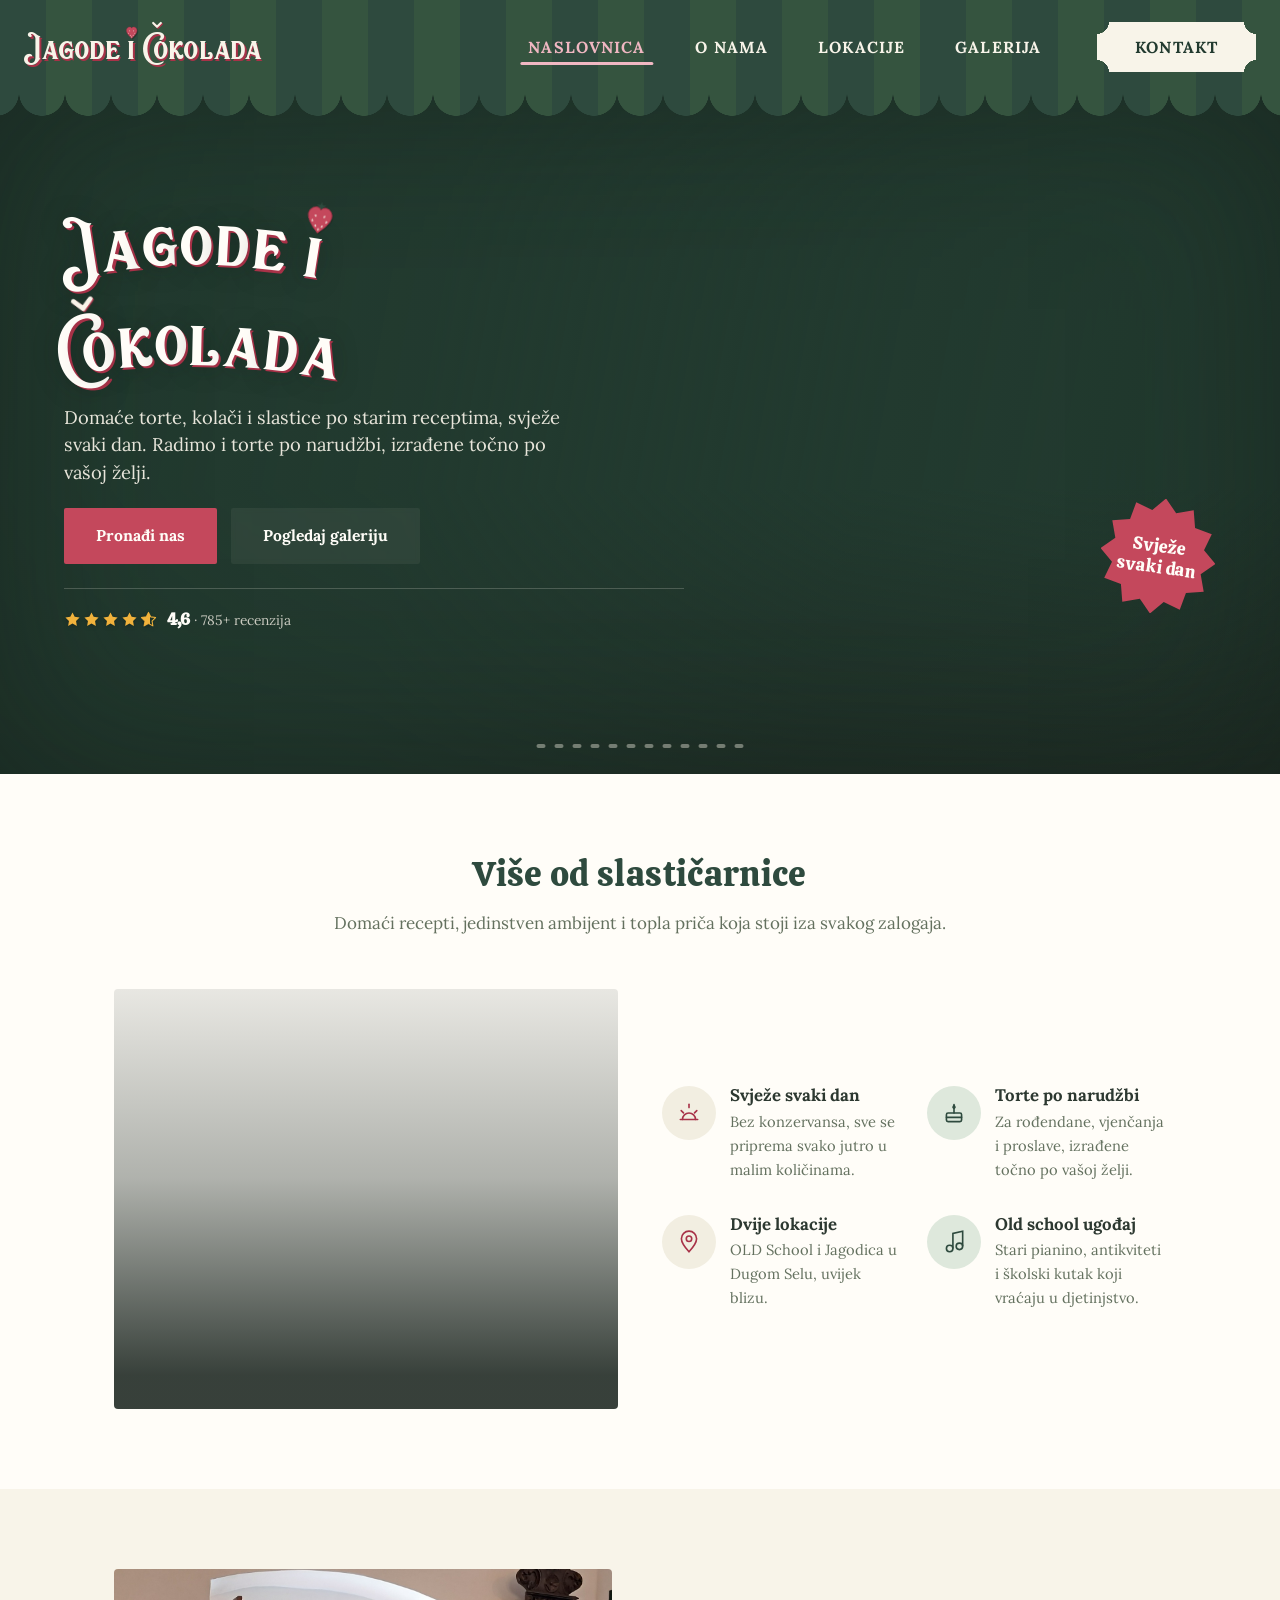
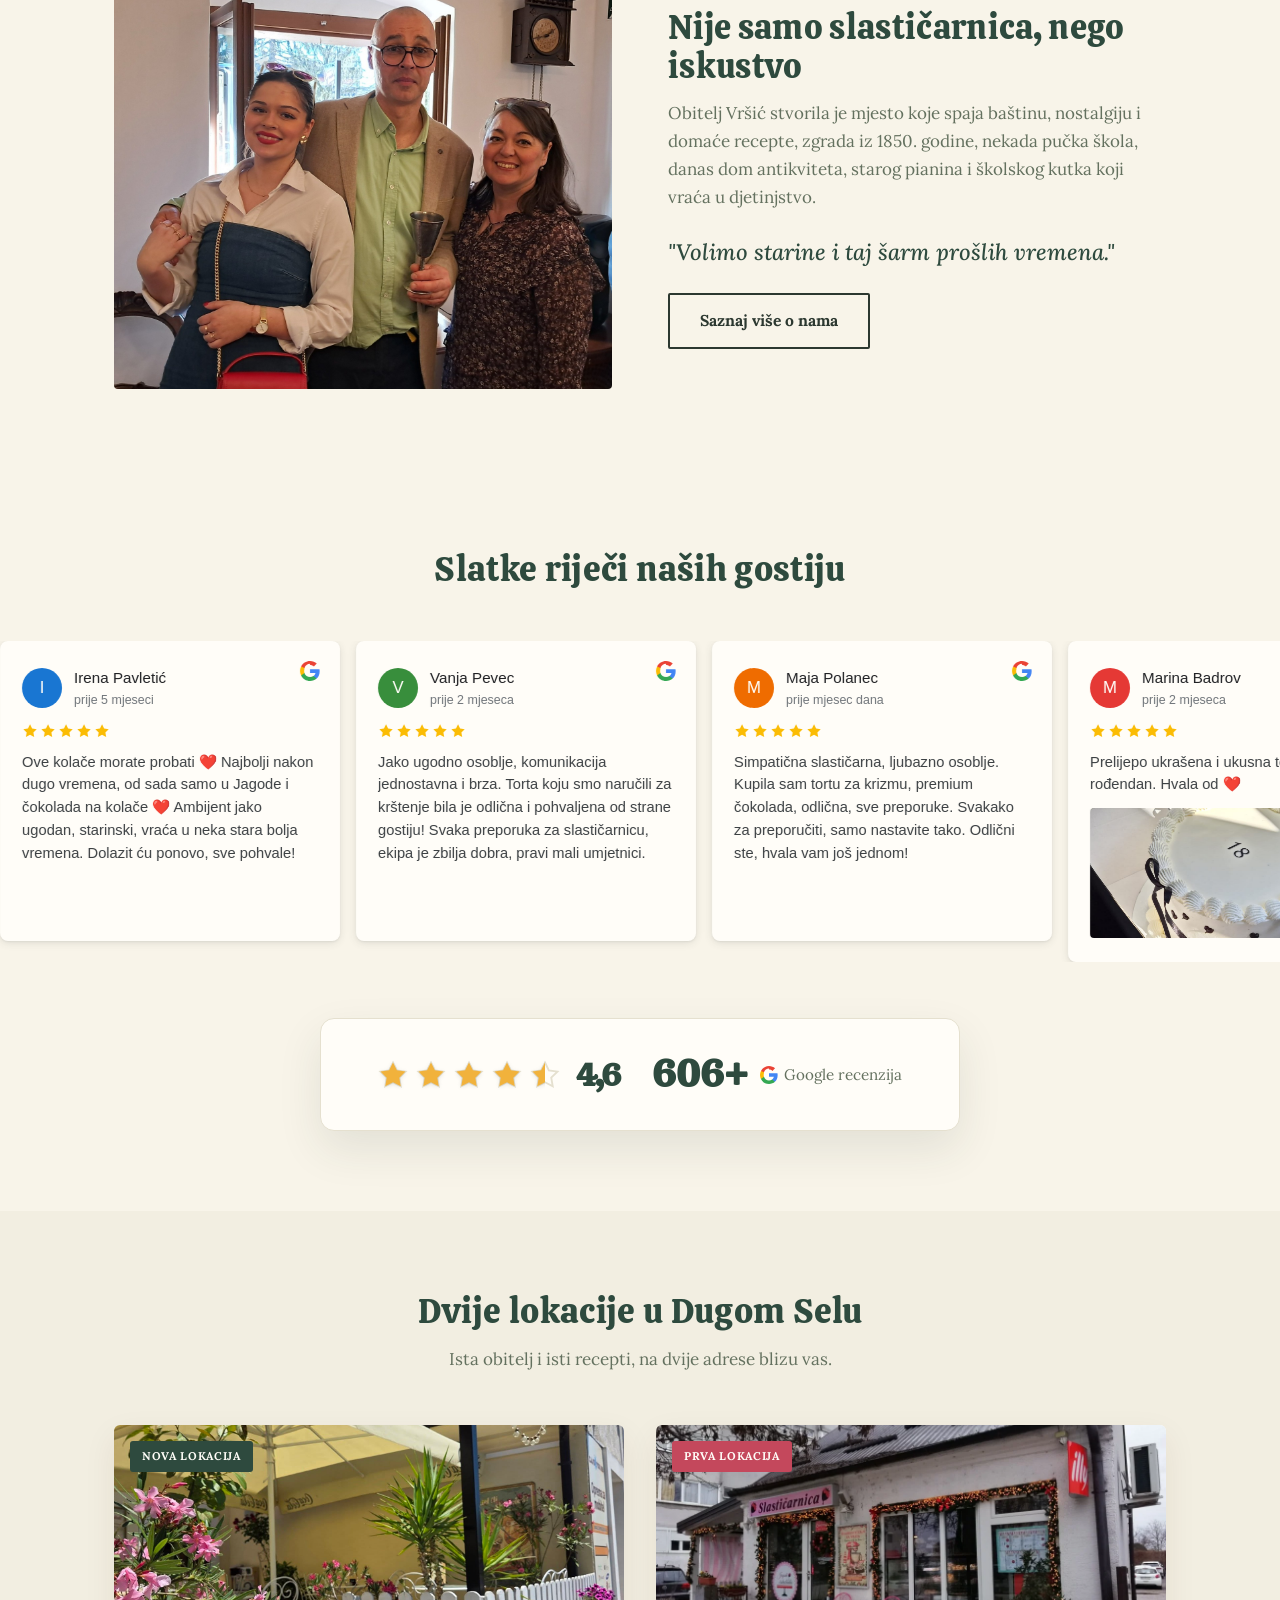
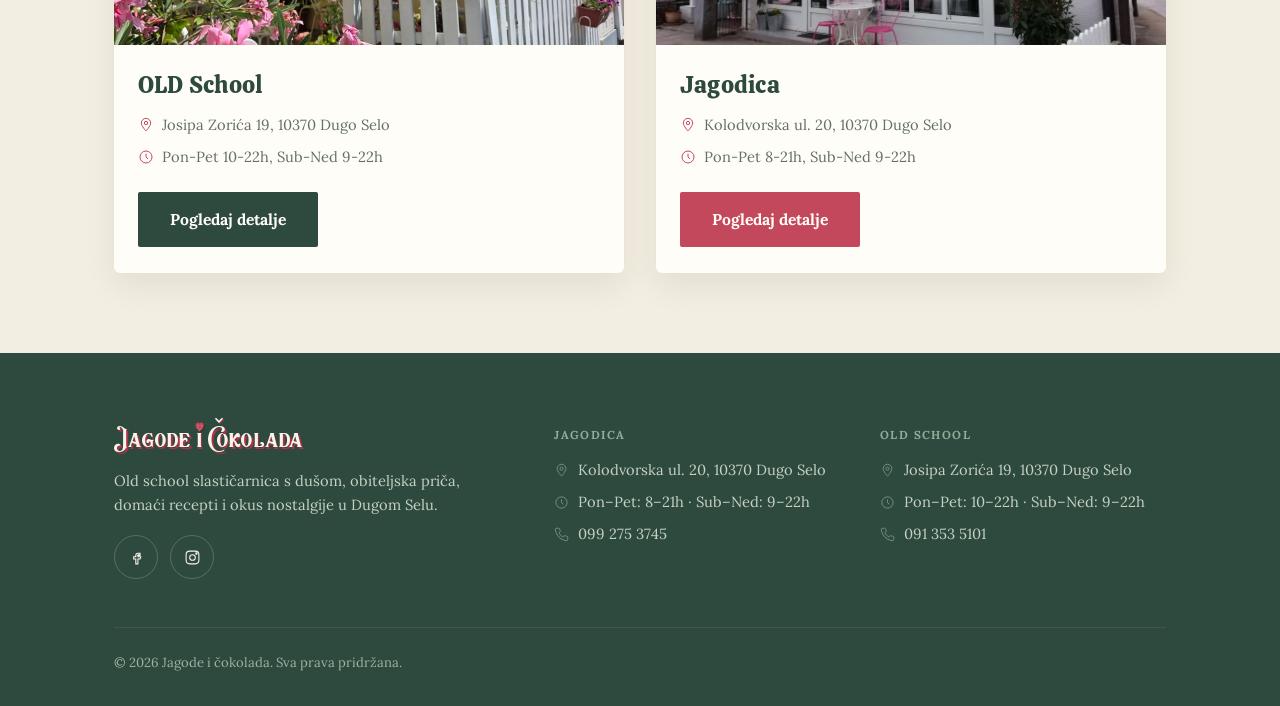
<file: index.html>
<!DOCTYPE html>
<html lang="hr">
<head>
<meta charset="UTF-8">
<meta name="viewport" content="width=device-width, initial-scale=1.0">
<title>Jagode i čokolada | Dugo Selo</title>
<link rel="preconnect" href="https://fonts.googleapis.com">
<link href="https://fonts.googleapis.com/css2?family=Calistoga&family=Caveat:wght@500;600&family=Lora:wght@400;500;600;700&display=swap" rel="stylesheet">
<link rel="stylesheet" href="css/style.css?v=6">
</head>
<body>

<header class="site-header">
  <div class="container">
    <a href="index.html" class="brand" aria-label="Slastičarnica Jagode i Čokolada, Old school, Dugo Selo">
      <span class="brand-name" aria-hidden="true">Jagode <span class="i-mark">i<svg class="i-berry" viewBox="0 0 24 26" aria-hidden="true">
        <polygon points="12,0.6 12.823,2.867 15.234,2.949 13.331,4.433 13.998,6.751 12,5.4 10.002,6.751 10.669,4.433 8.766,2.949 11.177,2.867" fill="var(--green)"/>
        <path d="M12,22 C12,22 4,15.2 4,10 C4,6.8 6.4,4.6 9,4.6 C10.4,4.6 11.5,5.4 12,6.4 C12.5,5.4 13.6,4.6 15,4.6 C17.6,4.6 20,6.8 20,10 C20,15.2 12,22 12,22 Z" fill="var(--straw)" stroke="var(--straw-deep)" stroke-width="0.6"/>
        <ellipse cx="9" cy="10.5" rx="0.55" ry="0.9" fill="var(--straw-soft)" transform="rotate(-20 9 10.5)"/>
        <ellipse cx="15" cy="10.5" rx="0.55" ry="0.9" fill="var(--straw-soft)" transform="rotate(20 15 10.5)"/>
        <ellipse cx="7.2" cy="14" rx="0.55" ry="0.9" fill="var(--straw-soft)" transform="rotate(-12 7.2 14)"/>
        <ellipse cx="16.8" cy="14" rx="0.55" ry="0.9" fill="var(--straw-soft)" transform="rotate(12 16.8 14)"/>
        <ellipse cx="9.8" cy="17.3" rx="0.55" ry="0.9" fill="var(--straw-soft)" transform="rotate(-16 9.8 17.3)"/>
        <ellipse cx="14.2" cy="17.3" rx="0.55" ry="0.9" fill="var(--straw-soft)" transform="rotate(16 14.2 17.3)"/>
        <ellipse cx="12" cy="19.6" rx="0.55" ry="0.85" fill="var(--straw-soft)"/>
      </svg></span> <span class="dc">C<svg class="dc-caron" viewBox="0 0 10 6" aria-hidden="true"><polyline points="1,1 5,5 9,1"/></svg></span>okolada</span>
    </a>
    <button class="nav-toggle" aria-label="Izbornik"><span></span><span></span><span></span></button>
    <nav class="main-nav">
      <ul>
        <li><a href="index.html" class="active">Naslovnica</a></li>
        <li><a href="o-nama.html">O nama</a></li>
        <li><a href="lokacije.html">Lokacije</a></li>
        <li><a href="galerija.html">Galerija</a></li>
        <li><a href="kontakt.html" class="nav-cta">Kontakt</a></li>
      </ul>
    </nav>
  </div>
</header>

<section class="hero">
  <div class="hero-slides" aria-hidden="true">
    <div class="hero-slide"><img src="images/food12.jpg" alt="" loading="eager"></div>
    <div class="hero-slide"><img src="images/food3.jpg" alt="" loading="lazy"></div>
    <div class="hero-slide"><img src="images/restaurant9.jpg" alt="" loading="lazy"></div>
    <div class="hero-slide"><img src="images/food1.webp" alt="" loading="lazy"></div>
    <div class="hero-slide"><img src="images/restaurant11.jpg" alt="" loading="lazy"></div>
    <div class="hero-slide"><img src="images/food5.jpg" alt="" loading="lazy"></div>
    <div class="hero-slide"><img src="images/restaurant4.webp" alt="" loading="lazy"></div>
    <div class="hero-slide"><img src="images/food8.webp" alt="" loading="lazy"></div>
    <div class="hero-slide"><img src="images/restaurant8.jpg" alt="" loading="lazy"></div>
    <div class="hero-slide"><img src="images/food2.webp" alt="" loading="lazy"></div>
    <div class="hero-slide"><img src="images/restaurant10.jpg" alt="" loading="lazy"></div>
    <div class="hero-slide"><img src="images/food4.jpg" alt="" loading="lazy"></div>
  </div>
  <div class="hero-scrim" aria-hidden="true"></div>

  <span class="hero-badge hero-badge-food" aria-hidden="true">Svježe<br>svaki dan</span>
  <span class="hero-badge hero-badge-restaurant" aria-hidden="true">Old school<br>ugođaj</span>

  <div class="hero-inner">
    <div class="hero-content">
      <h1 class="hero-title-main" aria-label="Jagode i Čokolada">
        <span aria-hidden="true">
          <span class="hero-title-line"><span class="cw" style="--r:-9deg;--y:0em">J</span><span class="cw" style="--r:-6deg;--y:-0.089em">a</span><span class="cw" style="--r:-3deg;--y:-0.142em">g</span><span class="cw" style="--r:0deg;--y:-0.16em">o</span><span class="cw" style="--r:3deg;--y:-0.142em">d</span><span class="cw" style="--r:6deg;--y:-0.089em">e</span> <span class="cw" style="--r:9deg;--y:0em"><span class="i-mark">i<svg class="i-berry" viewBox="0 0 24 26" aria-hidden="true">
            <polygon points="12,0.6 12.823,2.867 15.234,2.949 13.331,4.433 13.998,6.751 12,5.4 10.002,6.751 10.669,4.433 8.766,2.949 11.177,2.867" fill="var(--green)"/>
            <path d="M12,22 C12,22 4,15.2 4,10 C4,6.8 6.4,4.6 9,4.6 C10.4,4.6 11.5,5.4 12,6.4 C12.5,5.4 13.6,4.6 15,4.6 C17.6,4.6 20,6.8 20,10 C20,15.2 12,22 12,22 Z" fill="var(--straw)" stroke="var(--straw-deep)" stroke-width="0.6"/>
            <ellipse cx="9" cy="10.5" rx="0.55" ry="0.9" fill="var(--straw-soft)" transform="rotate(-20 9 10.5)"/>
            <ellipse cx="15" cy="10.5" rx="0.55" ry="0.9" fill="var(--straw-soft)" transform="rotate(20 15 10.5)"/>
            <ellipse cx="7.2" cy="14" rx="0.55" ry="0.9" fill="var(--straw-soft)" transform="rotate(-12 7.2 14)"/>
            <ellipse cx="16.8" cy="14" rx="0.55" ry="0.9" fill="var(--straw-soft)" transform="rotate(12 16.8 14)"/>
            <ellipse cx="9.8" cy="17.3" rx="0.55" ry="0.9" fill="var(--straw-soft)" transform="rotate(-16 9.8 17.3)"/>
            <ellipse cx="14.2" cy="17.3" rx="0.55" ry="0.9" fill="var(--straw-soft)" transform="rotate(16 14.2 17.3)"/>
            <ellipse cx="12" cy="19.6" rx="0.55" ry="0.85" fill="var(--straw-soft)"/>
          </svg></span></span></span>
          <span class="hero-title-line"><span class="cw" style="--r:-9deg;--y:0em"><span class="dc">C<svg class="dc-caron" viewBox="0 0 10 6" aria-hidden="true"><polyline points="1,1 5,5 9,1"/></svg></span></span><span class="cw" style="--r:-6.43deg;--y:-0.078em">o</span><span class="cw" style="--r:-3.86deg;--y:-0.131em">k</span><span class="cw" style="--r:-1.29deg;--y:-0.157em">o</span><span class="cw" style="--r:1.29deg;--y:-0.157em">l</span><span class="cw" style="--r:3.86deg;--y:-0.131em">a</span><span class="cw" style="--r:6.43deg;--y:-0.078em">d</span><span class="cw" style="--r:9deg;--y:0em">a</span></span>
        </span>
      </h1>
      <p class="lead">Domaće torte, kolači i slastice po starim receptima, svježe svaki dan. Radimo i torte po narudžbi, izrađene točno po vašoj želji.</p>
      <div class="hero-actions">
        <a href="lokacije.html" class="btn btn-strawberry">Pronađi nas</a>
        <a href="galerija.html" class="btn btn-hero-ghost">Pogledaj galeriju</a>
      </div>
      <div class="hero-trust">
        <div class="hero-trust-item">
          <div class="stars-mini" aria-hidden="true">
            <svg viewBox="0 0 24 24" fill="currentColor"><path d="M12 2l3.09 6.26L22 9.27l-5 4.87 1.18 6.88L12 17.77l-6.18 3.25L7 14.14 2 9.27l6.91-1.01L12 2z"/></svg>
            <svg viewBox="0 0 24 24" fill="currentColor"><path d="M12 2l3.09 6.26L22 9.27l-5 4.87 1.18 6.88L12 17.77l-6.18 3.25L7 14.14 2 9.27l6.91-1.01L12 2z"/></svg>
            <svg viewBox="0 0 24 24" fill="currentColor"><path d="M12 2l3.09 6.26L22 9.27l-5 4.87 1.18 6.88L12 17.77l-6.18 3.25L7 14.14 2 9.27l6.91-1.01L12 2z"/></svg>
            <svg viewBox="0 0 24 24" fill="currentColor"><path d="M12 2l3.09 6.26L22 9.27l-5 4.87 1.18 6.88L12 17.77l-6.18 3.25L7 14.14 2 9.27l6.91-1.01L12 2z"/></svg>
            <span class="star-split">
              <svg class="star-outline" viewBox="0 0 24 24" fill="none" stroke="currentColor" stroke-width="1.5" stroke-linejoin="round"><path d="M12 2l3.09 6.26L22 9.27l-5 4.87 1.18 6.88L12 17.77l-6.18 3.25L7 14.14 2 9.27l6.91-1.01L12 2z"/></svg>
              <svg class="star-fill" viewBox="0 0 24 24" fill="currentColor"><path d="M12 2l3.09 6.26L22 9.27l-5 4.87 1.18 6.88L12 17.77l-6.18 3.25L7 14.14 2 9.27l6.91-1.01L12 2z"/></svg>
            </span>
          </div>
          <div>
            <strong>4,6</strong> <span>&middot; 785+ recenzija</span>
          </div>
        </div>
      </div>
    </div>
  </div>

  <div class="hero-progress" aria-hidden="true">
    <span></span><span></span><span></span><span></span><span></span><span></span><span></span><span></span><span></span><span></span><span></span><span></span>
  </div>
</section>

<section id="zasto">
  <div class="container">
    <div class="section-header reveal">
      <h2>Više od slastičarnice</h2>
      <p>Domaći recepti, jedinstven ambijent i topla priča koja stoji iza svakog zalogaja.</p>
    </div>
    <div class="why-grid">
      <div class="why-photo reveal">
        <div class="feature-slides">
          <!-- Miks ambijenta, kolača i torti: dodaj/zamijeni sliku i uskladi caption-slide tekst ispod -->
          <div class="feature-slide"><img src="images/restaurant.webp" alt="Ambijent slastičarnice" loading="lazy"></div>
          <div class="feature-slide"><img src="images/food5.jpg" alt="Domaći kolači" loading="lazy"></div>
          <div class="feature-slide"><img src="images/restaurant5.webp" alt="Ambijent slastičarnice" loading="lazy"></div>
          <div class="feature-slide"><img src="images/cake7.webp" alt="Torte po narudžbi" loading="lazy"></div>
          <div class="feature-slide"><img src="images/restaurant10.jpg" alt="Ambijent slastičarnice" loading="lazy"></div>
        </div>
        <div class="feature-overlay"></div>
        <div class="feature-content">
          <div class="caption-slide">
            <h3>Old school ambijent</h3>
            <p>Antikviteti, stari pianino i školski kutak u zgradi iz 1850.</p>
          </div>
          <div class="caption-slide">
            <h3>Domaći kolači</h3>
            <p>Krafne, kremšnite i slastice po starim receptima, svježe svaki dan.</p>
          </div>
          <div class="caption-slide">
            <h3>Old school ambijent</h3>
            <p>Antikviteti, stari pianino i školski kutak u zgradi iz 1850.</p>
          </div>
          <div class="caption-slide">
            <h3>Torte po narudžbi</h3>
            <p>Za rođendane, vjenčanja i proslave, izrađene točno po vašoj želji.</p>
          </div>
          <div class="caption-slide">
            <h3>Old school ambijent</h3>
            <p>Antikviteti, stari pianino i školski kutak u zgradi iz 1850.</p>
          </div>
        </div>
      </div>
      <div class="why-list stagger">
        <div class="why-item">
          <span class="why-icon why-icon-straw" aria-hidden="true">
            <svg viewBox="0 0 24 24" fill="none" stroke="currentColor" stroke-width="1.5" stroke-linecap="round"><path d="M4 18h16"/><path d="M6 18a6 6 0 0 1 12 0"/><path d="M12 4v3"/><path d="M4.8 9.8l2.1 2.1"/><path d="M19.2 9.8l-2.1 2.1"/></svg>
          </span>
          <div>
            <h3>Svježe svaki dan</h3>
            <p>Bez konzervansa, sve se priprema svako jutro u malim količinama.</p>
          </div>
        </div>
        <div class="why-item">
          <span class="why-icon why-icon-green" aria-hidden="true">
            <svg viewBox="0 0 24 24" fill="none" stroke="currentColor" stroke-width="1.5" stroke-linecap="round" stroke-linejoin="round"><rect x="5" y="12" width="14" height="8" rx="1.5"/><path d="M5 16h14"/><path d="M12 12V7.5"/><path d="M12 7.5c-.9 0-1.15-.85-.6-1.6.4-.55.6-1.15.6-1.65 0 .5.2 1.1.6 1.65.55.75.3 1.6-.6 1.6z"/></svg>
          </span>
          <div>
            <h3>Torte po narudžbi</h3>
            <p>Za rođendane, vjenčanja i proslave, izrađene točno po vašoj želji.</p>
          </div>
        </div>
        <div class="why-item">
          <span class="why-icon why-icon-straw" aria-hidden="true">
            <svg viewBox="0 0 24 24" fill="none" stroke="currentColor" stroke-width="1.5"><path d="M12 21s7-7.58 7-12A7 7 0 0 0 5 9c0 4.42 7 12 7 12z"/><circle cx="12" cy="9" r="2.5"/></svg>
          </span>
          <div>
            <h3>Dvije lokacije</h3>
            <p>OLD School i Jagodica u Dugom Selu, uvijek blizu.</p>
          </div>
        </div>
        <div class="why-item">
          <span class="why-icon why-icon-green" aria-hidden="true">
            <svg viewBox="0 0 24 24" fill="none" stroke="currentColor" stroke-width="1.5"><circle cx="8" cy="18" r="3"/><path d="M11 18V4l9-2v14"/><circle cx="17" cy="16" r="3"/></svg>
          </span>
          <div>
            <h3>Old school ugođaj</h3>
            <p>Stari pianino, antikviteti i školski kutak koji vraćaju u djetinjstvo.</p>
          </div>
        </div>
      </div>
    </div>
  </div>
</section>

<section class="section-cream">
  <div class="container split">
    <div class="why-photo reveal">
      <div class="feature-slides">
        <div class="feature-slide"><img src="images/obitelj.jpg" alt="Obitelj Vršić" loading="lazy"></div>
      </div>
    </div>
    <div class="reveal" style="transition-delay:0.12s;">
      <h2>Nije samo slastičarnica, nego iskustvo</h2>
      <p>Obitelj Vršić stvorila je mjesto koje spaja baštinu, nostalgiju i domaće recepte, zgrada iz 1850. godine, nekada pučka škola, danas dom antikviteta, starog pianina i školskog kutka koji vraća u djetinjstvo.</p>
      <blockquote class="pull-quote" style="text-align:left; margin:24px 0; font-size:1.4rem;">"Volimo starine i taj šarm prošlih vremena."</blockquote>
      <a href="o-nama.html" class="btn btn-outline">Saznaj više o nama</a>
    </div>
  </div>
</section>

<section class="section-cream">
  <div class="container">
    <div class="section-header reveal">
      <h2>Slatke riječi naših gostiju</h2>
    </div>
  </div>
  <div class="marquee review-marquee full-bleed">
    <div class="marquee-track">
      <div class="review-card">
        <div class="review-head">
          <span class="review-avatar" style="background:#1976D2;">I</span>
          <div class="review-meta">
            <span class="review-name">Irena Pavletić</span>
            <span class="review-time">prije 5 mjeseci</span>
          </div>
        </div>
        <div class="stars" aria-label="5 od 5">
          <svg viewBox="0 0 24 24" fill="currentColor"><path d="M12 2l3.09 6.26L22 9.27l-5 4.87 1.18 6.88L12 17.77l-6.18 3.25L7 14.14 2 9.27l6.91-1.01L12 2z"/></svg><svg viewBox="0 0 24 24" fill="currentColor"><path d="M12 2l3.09 6.26L22 9.27l-5 4.87 1.18 6.88L12 17.77l-6.18 3.25L7 14.14 2 9.27l6.91-1.01L12 2z"/></svg><svg viewBox="0 0 24 24" fill="currentColor"><path d="M12 2l3.09 6.26L22 9.27l-5 4.87 1.18 6.88L12 17.77l-6.18 3.25L7 14.14 2 9.27l6.91-1.01L12 2z"/></svg><svg viewBox="0 0 24 24" fill="currentColor"><path d="M12 2l3.09 6.26L22 9.27l-5 4.87 1.18 6.88L12 17.77l-6.18 3.25L7 14.14 2 9.27l6.91-1.01L12 2z"/></svg><svg viewBox="0 0 24 24" fill="currentColor"><path d="M12 2l3.09 6.26L22 9.27l-5 4.87 1.18 6.88L12 17.77l-6.18 3.25L7 14.14 2 9.27l6.91-1.01L12 2z"/></svg>
        </div>
        <p>Ove kolače morate probati &#10084;&#65039; Najbolji nakon dugo vremena, od sada samo u Jagode i čokolada na kolače &#10084;&#65039; Ambijent jako ugodan, starinski, vraća u neka stara bolja vremena. Dolazit ću ponovo, sve pohvale!</p>
        <svg class="review-google-badge" viewBox="0 0 18 18" aria-hidden="true"><path fill="#4285F4" d="M17.64 9.2c0-.637-.057-1.251-.164-1.84H9v3.481h4.844c-.209 1.125-.843 2.078-1.796 2.717v2.259h2.908c1.702-1.567 2.684-3.874 2.684-6.617z"/><path fill="#34A853" d="M9 18c2.43 0 4.467-.806 5.956-2.18l-2.908-2.259c-.806.54-1.837.86-3.048.86-2.344 0-4.328-1.584-5.036-3.711H.957v2.332C2.438 15.983 5.482 18 9 18z"/><path fill="#FBBC05" d="M3.964 10.71c-.18-.54-.282-1.117-.282-1.71s.102-1.17.282-1.71V4.958H.957C.348 6.173 0 7.548 0 9s.348 2.827.957 4.042l3.007-2.332z"/><path fill="#EA4335" d="M9 3.58c1.321 0 2.508.454 3.44 1.345l2.582-2.58C13.463.891 11.426 0 9 0 5.482 0 2.438 2.017.957 4.958L3.964 6.29C4.672 4.163 6.656 2.58 9 2.58z"/></svg>
      </div>
      <div class="review-card">
        <div class="review-head">
          <span class="review-avatar" style="background:#388E3C;">V</span>
          <div class="review-meta">
            <span class="review-name">Vanja Pevec</span>
            <span class="review-time">prije 2 mjeseca</span>
          </div>
        </div>
        <div class="stars" aria-label="5 od 5">
          <svg viewBox="0 0 24 24" fill="currentColor"><path d="M12 2l3.09 6.26L22 9.27l-5 4.87 1.18 6.88L12 17.77l-6.18 3.25L7 14.14 2 9.27l6.91-1.01L12 2z"/></svg><svg viewBox="0 0 24 24" fill="currentColor"><path d="M12 2l3.09 6.26L22 9.27l-5 4.87 1.18 6.88L12 17.77l-6.18 3.25L7 14.14 2 9.27l6.91-1.01L12 2z"/></svg><svg viewBox="0 0 24 24" fill="currentColor"><path d="M12 2l3.09 6.26L22 9.27l-5 4.87 1.18 6.88L12 17.77l-6.18 3.25L7 14.14 2 9.27l6.91-1.01L12 2z"/></svg><svg viewBox="0 0 24 24" fill="currentColor"><path d="M12 2l3.09 6.26L22 9.27l-5 4.87 1.18 6.88L12 17.77l-6.18 3.25L7 14.14 2 9.27l6.91-1.01L12 2z"/></svg><svg viewBox="0 0 24 24" fill="currentColor"><path d="M12 2l3.09 6.26L22 9.27l-5 4.87 1.18 6.88L12 17.77l-6.18 3.25L7 14.14 2 9.27l6.91-1.01L12 2z"/></svg>
        </div>
        <p>Jako ugodno osoblje, komunikacija jednostavna i brza. Torta koju smo naručili za krštenje bila je odlična i pohvaljena od strane gostiju! Svaka preporuka za slastičarnicu, ekipa je zbilja dobra, pravi mali umjetnici.</p>
        <svg class="review-google-badge" viewBox="0 0 18 18" aria-hidden="true"><path fill="#4285F4" d="M17.64 9.2c0-.637-.057-1.251-.164-1.84H9v3.481h4.844c-.209 1.125-.843 2.078-1.796 2.717v2.259h2.908c1.702-1.567 2.684-3.874 2.684-6.617z"/><path fill="#34A853" d="M9 18c2.43 0 4.467-.806 5.956-2.18l-2.908-2.259c-.806.54-1.837.86-3.048.86-2.344 0-4.328-1.584-5.036-3.711H.957v2.332C2.438 15.983 5.482 18 9 18z"/><path fill="#FBBC05" d="M3.964 10.71c-.18-.54-.282-1.117-.282-1.71s.102-1.17.282-1.71V4.958H.957C.348 6.173 0 7.548 0 9s.348 2.827.957 4.042l3.007-2.332z"/><path fill="#EA4335" d="M9 3.58c1.321 0 2.508.454 3.44 1.345l2.582-2.58C13.463.891 11.426 0 9 0 5.482 0 2.438 2.017.957 4.958L3.964 6.29C4.672 4.163 6.656 2.58 9 2.58z"/></svg>
      </div>
      <div class="review-card">
        <div class="review-head">
          <span class="review-avatar" style="background:#EF6C00;">M</span>
          <div class="review-meta">
            <span class="review-name">Maja Polanec</span>
            <span class="review-time">prije mjesec dana</span>
          </div>
        </div>
        <div class="stars" aria-label="5 od 5">
          <svg viewBox="0 0 24 24" fill="currentColor"><path d="M12 2l3.09 6.26L22 9.27l-5 4.87 1.18 6.88L12 17.77l-6.18 3.25L7 14.14 2 9.27l6.91-1.01L12 2z"/></svg><svg viewBox="0 0 24 24" fill="currentColor"><path d="M12 2l3.09 6.26L22 9.27l-5 4.87 1.18 6.88L12 17.77l-6.18 3.25L7 14.14 2 9.27l6.91-1.01L12 2z"/></svg><svg viewBox="0 0 24 24" fill="currentColor"><path d="M12 2l3.09 6.26L22 9.27l-5 4.87 1.18 6.88L12 17.77l-6.18 3.25L7 14.14 2 9.27l6.91-1.01L12 2z"/></svg><svg viewBox="0 0 24 24" fill="currentColor"><path d="M12 2l3.09 6.26L22 9.27l-5 4.87 1.18 6.88L12 17.77l-6.18 3.25L7 14.14 2 9.27l6.91-1.01L12 2z"/></svg><svg viewBox="0 0 24 24" fill="currentColor"><path d="M12 2l3.09 6.26L22 9.27l-5 4.87 1.18 6.88L12 17.77l-6.18 3.25L7 14.14 2 9.27l6.91-1.01L12 2z"/></svg>
        </div>
        <p>Simpatična slastičarna, ljubazno osoblje. Kupila sam tortu za krizmu, premium čokolada, odlična, sve preporuke. Svakako za preporučiti, samo nastavite tako. Odlični ste, hvala vam još jednom!</p>
        <svg class="review-google-badge" viewBox="0 0 18 18" aria-hidden="true"><path fill="#4285F4" d="M17.64 9.2c0-.637-.057-1.251-.164-1.84H9v3.481h4.844c-.209 1.125-.843 2.078-1.796 2.717v2.259h2.908c1.702-1.567 2.684-3.874 2.684-6.617z"/><path fill="#34A853" d="M9 18c2.43 0 4.467-.806 5.956-2.18l-2.908-2.259c-.806.54-1.837.86-3.048.86-2.344 0-4.328-1.584-5.036-3.711H.957v2.332C2.438 15.983 5.482 18 9 18z"/><path fill="#FBBC05" d="M3.964 10.71c-.18-.54-.282-1.117-.282-1.71s.102-1.17.282-1.71V4.958H.957C.348 6.173 0 7.548 0 9s.348 2.827.957 4.042l3.007-2.332z"/><path fill="#EA4335" d="M9 3.58c1.321 0 2.508.454 3.44 1.345l2.582-2.58C13.463.891 11.426 0 9 0 5.482 0 2.438 2.017.957 4.958L3.964 6.29C4.672 4.163 6.656 2.58 9 2.58z"/></svg>
      </div>
      <div class="review-card review-card--photo">
        <div class="review-head">
          <span class="review-avatar" style="background:#E53935;">M</span>
          <div class="review-meta">
            <span class="review-name">Marina Badrov</span>
            <span class="review-time">prije 2 mjeseca</span>
          </div>
        </div>
        <div class="stars" aria-label="5 od 5">
          <svg viewBox="0 0 24 24" fill="currentColor"><path d="M12 2l3.09 6.26L22 9.27l-5 4.87 1.18 6.88L12 17.77l-6.18 3.25L7 14.14 2 9.27l6.91-1.01L12 2z"/></svg><svg viewBox="0 0 24 24" fill="currentColor"><path d="M12 2l3.09 6.26L22 9.27l-5 4.87 1.18 6.88L12 17.77l-6.18 3.25L7 14.14 2 9.27l6.91-1.01L12 2z"/></svg><svg viewBox="0 0 24 24" fill="currentColor"><path d="M12 2l3.09 6.26L22 9.27l-5 4.87 1.18 6.88L12 17.77l-6.18 3.25L7 14.14 2 9.27l6.91-1.01L12 2z"/></svg><svg viewBox="0 0 24 24" fill="currentColor"><path d="M12 2l3.09 6.26L22 9.27l-5 4.87 1.18 6.88L12 17.77l-6.18 3.25L7 14.14 2 9.27l6.91-1.01L12 2z"/></svg><svg viewBox="0 0 24 24" fill="currentColor"><path d="M12 2l3.09 6.26L22 9.27l-5 4.87 1.18 6.88L12 17.77l-6.18 3.25L7 14.14 2 9.27l6.91-1.01L12 2z"/></svg>
        </div>
        <p>Prelijepo ukrašena i ukusna torta za 18. rođendan. Hvala od &#10084;&#65039;</p>
        <img class="review-photo" src="images/recenzije/Marina_Badrov_recenzija.jpg" alt="Fotografija uz recenziju - Marina Badrov" loading="lazy">
        <svg class="review-google-badge" viewBox="0 0 18 18" aria-hidden="true"><path fill="#4285F4" d="M17.64 9.2c0-.637-.057-1.251-.164-1.84H9v3.481h4.844c-.209 1.125-.843 2.078-1.796 2.717v2.259h2.908c1.702-1.567 2.684-3.874 2.684-6.617z"/><path fill="#34A853" d="M9 18c2.43 0 4.467-.806 5.956-2.18l-2.908-2.259c-.806.54-1.837.86-3.048.86-2.344 0-4.328-1.584-5.036-3.711H.957v2.332C2.438 15.983 5.482 18 9 18z"/><path fill="#FBBC05" d="M3.964 10.71c-.18-.54-.282-1.117-.282-1.71s.102-1.17.282-1.71V4.958H.957C.348 6.173 0 7.548 0 9s.348 2.827.957 4.042l3.007-2.332z"/><path fill="#EA4335" d="M9 3.58c1.321 0 2.508.454 3.44 1.345l2.582-2.58C13.463.891 11.426 0 9 0 5.482 0 2.438 2.017.957 4.958L3.964 6.29C4.672 4.163 6.656 2.58 9 2.58z"/></svg>
      </div>
      <div class="review-card">
        <div class="review-head">
          <span class="review-avatar" style="background:#FB8C00;">T</span>
          <div class="review-meta">
            <span class="review-name">Tina Bukarica</span>
            <span class="review-time">prije 7 mjeseci</span>
          </div>
        </div>
        <div class="stars" aria-label="5 od 5">
          <svg viewBox="0 0 24 24" fill="currentColor"><path d="M12 2l3.09 6.26L22 9.27l-5 4.87 1.18 6.88L12 17.77l-6.18 3.25L7 14.14 2 9.27l6.91-1.01L12 2z"/></svg><svg viewBox="0 0 24 24" fill="currentColor"><path d="M12 2l3.09 6.26L22 9.27l-5 4.87 1.18 6.88L12 17.77l-6.18 3.25L7 14.14 2 9.27l6.91-1.01L12 2z"/></svg><svg viewBox="0 0 24 24" fill="currentColor"><path d="M12 2l3.09 6.26L22 9.27l-5 4.87 1.18 6.88L12 17.77l-6.18 3.25L7 14.14 2 9.27l6.91-1.01L12 2z"/></svg><svg viewBox="0 0 24 24" fill="currentColor"><path d="M12 2l3.09 6.26L22 9.27l-5 4.87 1.18 6.88L12 17.77l-6.18 3.25L7 14.14 2 9.27l6.91-1.01L12 2z"/></svg><svg viewBox="0 0 24 24" fill="currentColor"><path d="M12 2l3.09 6.26L22 9.27l-5 4.87 1.18 6.88L12 17.77l-6.18 3.25L7 14.14 2 9.27l6.91-1.01L12 2z"/></svg>
        </div>
        <p>Jako ugodan ambijent. Domaćin nas je jako lijepo ugostio, sa širokim asortimanom kolača i slastica. Parking smo našli pored slastičarnice, iza zgrade.</p>
        <svg class="review-google-badge" viewBox="0 0 18 18" aria-hidden="true"><path fill="#4285F4" d="M17.64 9.2c0-.637-.057-1.251-.164-1.84H9v3.481h4.844c-.209 1.125-.843 2.078-1.796 2.717v2.259h2.908c1.702-1.567 2.684-3.874 2.684-6.617z"/><path fill="#34A853" d="M9 18c2.43 0 4.467-.806 5.956-2.18l-2.908-2.259c-.806.54-1.837.86-3.048.86-2.344 0-4.328-1.584-5.036-3.711H.957v2.332C2.438 15.983 5.482 18 9 18z"/><path fill="#FBBC05" d="M3.964 10.71c-.18-.54-.282-1.117-.282-1.71s.102-1.17.282-1.71V4.958H.957C.348 6.173 0 7.548 0 9s.348 2.827.957 4.042l3.007-2.332z"/><path fill="#EA4335" d="M9 3.58c1.321 0 2.508.454 3.44 1.345l2.582-2.58C13.463.891 11.426 0 9 0 5.482 0 2.438 2.017.957 4.958L3.964 6.29C4.672 4.163 6.656 2.58 9 2.58z"/></svg>
      </div>
      <div class="review-card">
        <div class="review-head">
          <span class="review-avatar" style="background:#8E24AA;">I</span>
          <div class="review-meta">
            <span class="review-name">Igyy Box</span>
            <span class="review-time">prije 7 mjeseci</span>
          </div>
        </div>
        <div class="stars" aria-label="5 od 5">
          <svg viewBox="0 0 24 24" fill="currentColor"><path d="M12 2l3.09 6.26L22 9.27l-5 4.87 1.18 6.88L12 17.77l-6.18 3.25L7 14.14 2 9.27l6.91-1.01L12 2z"/></svg><svg viewBox="0 0 24 24" fill="currentColor"><path d="M12 2l3.09 6.26L22 9.27l-5 4.87 1.18 6.88L12 17.77l-6.18 3.25L7 14.14 2 9.27l6.91-1.01L12 2z"/></svg><svg viewBox="0 0 24 24" fill="currentColor"><path d="M12 2l3.09 6.26L22 9.27l-5 4.87 1.18 6.88L12 17.77l-6.18 3.25L7 14.14 2 9.27l6.91-1.01L12 2z"/></svg><svg viewBox="0 0 24 24" fill="currentColor"><path d="M12 2l3.09 6.26L22 9.27l-5 4.87 1.18 6.88L12 17.77l-6.18 3.25L7 14.14 2 9.27l6.91-1.01L12 2z"/></svg><svg viewBox="0 0 24 24" fill="currentColor"><path d="M12 2l3.09 6.26L22 9.27l-5 4.87 1.18 6.88L12 17.77l-6.18 3.25L7 14.14 2 9.27l6.91-1.01L12 2z"/></svg>
        </div>
        <p>Ambijent unikatan, preslatko, s odličnim slasticama. Osoblje za pohvalu, dojam super!</p>
        <svg class="review-google-badge" viewBox="0 0 18 18" aria-hidden="true"><path fill="#4285F4" d="M17.64 9.2c0-.637-.057-1.251-.164-1.84H9v3.481h4.844c-.209 1.125-.843 2.078-1.796 2.717v2.259h2.908c1.702-1.567 2.684-3.874 2.684-6.617z"/><path fill="#34A853" d="M9 18c2.43 0 4.467-.806 5.956-2.18l-2.908-2.259c-.806.54-1.837.86-3.048.86-2.344 0-4.328-1.584-5.036-3.711H.957v2.332C2.438 15.983 5.482 18 9 18z"/><path fill="#FBBC05" d="M3.964 10.71c-.18-.54-.282-1.117-.282-1.71s.102-1.17.282-1.71V4.958H.957C.348 6.173 0 7.548 0 9s.348 2.827.957 4.042l3.007-2.332z"/><path fill="#EA4335" d="M9 3.58c1.321 0 2.508.454 3.44 1.345l2.582-2.58C13.463.891 11.426 0 9 0 5.482 0 2.438 2.017.957 4.958L3.964 6.29C4.672 4.163 6.656 2.58 9 2.58z"/></svg>
      </div>
      <div class="review-card">
        <div class="review-head">
          <span class="review-avatar" style="background:#00897B;">I</span>
          <div class="review-meta">
            <span class="review-name">Ivan Jurkovic</span>
            <span class="review-time">prije 9 mjeseci</span>
          </div>
        </div>
        <div class="stars" aria-label="5 od 5">
          <svg viewBox="0 0 24 24" fill="currentColor"><path d="M12 2l3.09 6.26L22 9.27l-5 4.87 1.18 6.88L12 17.77l-6.18 3.25L7 14.14 2 9.27l6.91-1.01L12 2z"/></svg><svg viewBox="0 0 24 24" fill="currentColor"><path d="M12 2l3.09 6.26L22 9.27l-5 4.87 1.18 6.88L12 17.77l-6.18 3.25L7 14.14 2 9.27l6.91-1.01L12 2z"/></svg><svg viewBox="0 0 24 24" fill="currentColor"><path d="M12 2l3.09 6.26L22 9.27l-5 4.87 1.18 6.88L12 17.77l-6.18 3.25L7 14.14 2 9.27l6.91-1.01L12 2z"/></svg><svg viewBox="0 0 24 24" fill="currentColor"><path d="M12 2l3.09 6.26L22 9.27l-5 4.87 1.18 6.88L12 17.77l-6.18 3.25L7 14.14 2 9.27l6.91-1.01L12 2z"/></svg><svg viewBox="0 0 24 24" fill="currentColor"><path d="M12 2l3.09 6.26L22 9.27l-5 4.87 1.18 6.88L12 17.77l-6.18 3.25L7 14.14 2 9.27l6.91-1.01L12 2z"/></svg>
        </div>
        <p>Preslatka i predobra slastičarnica, obavezno svratiti i uživati. Pohvale za uslugu i ambijent, ugođaj kao doma, a tretiraju te kao cara. Supruga veli da nije jela bolji sladoled od lješnjaka, čokolada fantastična.</p>
        <svg class="review-google-badge" viewBox="0 0 18 18" aria-hidden="true"><path fill="#4285F4" d="M17.64 9.2c0-.637-.057-1.251-.164-1.84H9v3.481h4.844c-.209 1.125-.843 2.078-1.796 2.717v2.259h2.908c1.702-1.567 2.684-3.874 2.684-6.617z"/><path fill="#34A853" d="M9 18c2.43 0 4.467-.806 5.956-2.18l-2.908-2.259c-.806.54-1.837.86-3.048.86-2.344 0-4.328-1.584-5.036-3.711H.957v2.332C2.438 15.983 5.482 18 9 18z"/><path fill="#FBBC05" d="M3.964 10.71c-.18-.54-.282-1.117-.282-1.71s.102-1.17.282-1.71V4.958H.957C.348 6.173 0 7.548 0 9s.348 2.827.957 4.042l3.007-2.332z"/><path fill="#EA4335" d="M9 3.58c1.321 0 2.508.454 3.44 1.345l2.582-2.58C13.463.891 11.426 0 9 0 5.482 0 2.438 2.017.957 4.958L3.964 6.29C4.672 4.163 6.656 2.58 9 2.58z"/></svg>
      </div>
      <div class="review-card">
        <div class="review-head">
          <span class="review-avatar" style="background:#3949AB;">I</span>
          <div class="review-meta">
            <span class="review-name">Ivan Dolanc</span>
            <span class="review-time">prije godinu dana</span>
          </div>
        </div>
        <div class="stars" aria-label="5 od 5">
          <svg viewBox="0 0 24 24" fill="currentColor"><path d="M12 2l3.09 6.26L22 9.27l-5 4.87 1.18 6.88L12 17.77l-6.18 3.25L7 14.14 2 9.27l6.91-1.01L12 2z"/></svg><svg viewBox="0 0 24 24" fill="currentColor"><path d="M12 2l3.09 6.26L22 9.27l-5 4.87 1.18 6.88L12 17.77l-6.18 3.25L7 14.14 2 9.27l6.91-1.01L12 2z"/></svg><svg viewBox="0 0 24 24" fill="currentColor"><path d="M12 2l3.09 6.26L22 9.27l-5 4.87 1.18 6.88L12 17.77l-6.18 3.25L7 14.14 2 9.27l6.91-1.01L12 2z"/></svg><svg viewBox="0 0 24 24" fill="currentColor"><path d="M12 2l3.09 6.26L22 9.27l-5 4.87 1.18 6.88L12 17.77l-6.18 3.25L7 14.14 2 9.27l6.91-1.01L12 2z"/></svg><svg viewBox="0 0 24 24" fill="currentColor"><path d="M12 2l3.09 6.26L22 9.27l-5 4.87 1.18 6.88L12 17.77l-6.18 3.25L7 14.14 2 9.27l6.91-1.01L12 2z"/></svg>
        </div>
        <p>E pa ovo u Dugom Selu je bilo top otkriće. Ne volim kupovne kolače, ali ovi su uistinu najsličniji domaćim kolačima, tako da čista petica. Mal preslatki prostor sa svega 2 stola, ali vrh!</p>
        <svg class="review-google-badge" viewBox="0 0 18 18" aria-hidden="true"><path fill="#4285F4" d="M17.64 9.2c0-.637-.057-1.251-.164-1.84H9v3.481h4.844c-.209 1.125-.843 2.078-1.796 2.717v2.259h2.908c1.702-1.567 2.684-3.874 2.684-6.617z"/><path fill="#34A853" d="M9 18c2.43 0 4.467-.806 5.956-2.18l-2.908-2.259c-.806.54-1.837.86-3.048.86-2.344 0-4.328-1.584-5.036-3.711H.957v2.332C2.438 15.983 5.482 18 9 18z"/><path fill="#FBBC05" d="M3.964 10.71c-.18-.54-.282-1.117-.282-1.71s.102-1.17.282-1.71V4.958H.957C.348 6.173 0 7.548 0 9s.348 2.827.957 4.042l3.007-2.332z"/><path fill="#EA4335" d="M9 3.58c1.321 0 2.508.454 3.44 1.345l2.582-2.58C13.463.891 11.426 0 9 0 5.482 0 2.438 2.017.957 4.958L3.964 6.29C4.672 4.163 6.656 2.58 9 2.58z"/></svg>
      </div>
      <div class="review-card">
        <div class="review-head">
          <span class="review-avatar" style="background:#6D4C41;">I</span>
          <div class="review-meta">
            <span class="review-name">Iva Rukavina</span>
            <span class="review-time">prije 6 mjeseci</span>
          </div>
        </div>
        <div class="stars" aria-label="5 od 5">
          <svg viewBox="0 0 24 24" fill="currentColor"><path d="M12 2l3.09 6.26L22 9.27l-5 4.87 1.18 6.88L12 17.77l-6.18 3.25L7 14.14 2 9.27l6.91-1.01L12 2z"/></svg><svg viewBox="0 0 24 24" fill="currentColor"><path d="M12 2l3.09 6.26L22 9.27l-5 4.87 1.18 6.88L12 17.77l-6.18 3.25L7 14.14 2 9.27l6.91-1.01L12 2z"/></svg><svg viewBox="0 0 24 24" fill="currentColor"><path d="M12 2l3.09 6.26L22 9.27l-5 4.87 1.18 6.88L12 17.77l-6.18 3.25L7 14.14 2 9.27l6.91-1.01L12 2z"/></svg><svg viewBox="0 0 24 24" fill="currentColor"><path d="M12 2l3.09 6.26L22 9.27l-5 4.87 1.18 6.88L12 17.77l-6.18 3.25L7 14.14 2 9.27l6.91-1.01L12 2z"/></svg><svg viewBox="0 0 24 24" fill="currentColor"><path d="M12 2l3.09 6.26L22 9.27l-5 4.87 1.18 6.88L12 17.77l-6.18 3.25L7 14.14 2 9.27l6.91-1.01L12 2z"/></svg>
        </div>
        <p>U Kolodvorskoj ulici presladak mali objekt uređen u retro stilu. Kolači po starinskim receptima, germ knedle najbolje u Hrvatskoj.</p>
        <svg class="review-google-badge" viewBox="0 0 18 18" aria-hidden="true"><path fill="#4285F4" d="M17.64 9.2c0-.637-.057-1.251-.164-1.84H9v3.481h4.844c-.209 1.125-.843 2.078-1.796 2.717v2.259h2.908c1.702-1.567 2.684-3.874 2.684-6.617z"/><path fill="#34A853" d="M9 18c2.43 0 4.467-.806 5.956-2.18l-2.908-2.259c-.806.54-1.837.86-3.048.86-2.344 0-4.328-1.584-5.036-3.711H.957v2.332C2.438 15.983 5.482 18 9 18z"/><path fill="#FBBC05" d="M3.964 10.71c-.18-.54-.282-1.117-.282-1.71s.102-1.17.282-1.71V4.958H.957C.348 6.173 0 7.548 0 9s.348 2.827.957 4.042l3.007-2.332z"/><path fill="#EA4335" d="M9 3.58c1.321 0 2.508.454 3.44 1.345l2.582-2.58C13.463.891 11.426 0 9 0 5.482 0 2.438 2.017.957 4.958L3.964 6.29C4.672 4.163 6.656 2.58 9 2.58z"/></svg>
      </div>
      <div class="review-card">
        <div class="review-head">
          <span class="review-avatar" style="background:#D81B60;">M</span>
          <div class="review-meta">
            <span class="review-name">Matija Habijanec</span>
            <span class="review-time">prije 11 mjeseci</span>
          </div>
        </div>
        <div class="stars" aria-label="5 od 5">
          <svg viewBox="0 0 24 24" fill="currentColor"><path d="M12 2l3.09 6.26L22 9.27l-5 4.87 1.18 6.88L12 17.77l-6.18 3.25L7 14.14 2 9.27l6.91-1.01L12 2z"/></svg><svg viewBox="0 0 24 24" fill="currentColor"><path d="M12 2l3.09 6.26L22 9.27l-5 4.87 1.18 6.88L12 17.77l-6.18 3.25L7 14.14 2 9.27l6.91-1.01L12 2z"/></svg><svg viewBox="0 0 24 24" fill="currentColor"><path d="M12 2l3.09 6.26L22 9.27l-5 4.87 1.18 6.88L12 17.77l-6.18 3.25L7 14.14 2 9.27l6.91-1.01L12 2z"/></svg><svg viewBox="0 0 24 24" fill="currentColor"><path d="M12 2l3.09 6.26L22 9.27l-5 4.87 1.18 6.88L12 17.77l-6.18 3.25L7 14.14 2 9.27l6.91-1.01L12 2z"/></svg><svg viewBox="0 0 24 24" fill="currentColor"><path d="M12 2l3.09 6.26L22 9.27l-5 4.87 1.18 6.88L12 17.77l-6.18 3.25L7 14.14 2 9.27l6.91-1.01L12 2z"/></svg>
        </div>
        <p>Odlično mjesto. Sladoled, kolači i torte su preukusne, a cijene pristupačne. Interijer je vrhunski, sve lijepo uređeno na starinski način. Osoblje je nasmijano i dobre volje.</p>
        <svg class="review-google-badge" viewBox="0 0 18 18" aria-hidden="true"><path fill="#4285F4" d="M17.64 9.2c0-.637-.057-1.251-.164-1.84H9v3.481h4.844c-.209 1.125-.843 2.078-1.796 2.717v2.259h2.908c1.702-1.567 2.684-3.874 2.684-6.617z"/><path fill="#34A853" d="M9 18c2.43 0 4.467-.806 5.956-2.18l-2.908-2.259c-.806.54-1.837.86-3.048.86-2.344 0-4.328-1.584-5.036-3.711H.957v2.332C2.438 15.983 5.482 18 9 18z"/><path fill="#FBBC05" d="M3.964 10.71c-.18-.54-.282-1.117-.282-1.71s.102-1.17.282-1.71V4.958H.957C.348 6.173 0 7.548 0 9s.348 2.827.957 4.042l3.007-2.332z"/><path fill="#EA4335" d="M9 3.58c1.321 0 2.508.454 3.44 1.345l2.582-2.58C13.463.891 11.426 0 9 0 5.482 0 2.438 2.017.957 4.958L3.964 6.29C4.672 4.163 6.656 2.58 9 2.58z"/></svg>
      </div>
      <div class="review-card">
        <div class="review-head">
          <span class="review-avatar" style="background:#039BE5;">G</span>
          <div class="review-meta">
            <span class="review-name">Gordana Majdandžić</span>
            <span class="review-time">prije 9 mjeseci</span>
          </div>
        </div>
        <div class="stars" aria-label="5 od 5">
          <svg viewBox="0 0 24 24" fill="currentColor"><path d="M12 2l3.09 6.26L22 9.27l-5 4.87 1.18 6.88L12 17.77l-6.18 3.25L7 14.14 2 9.27l6.91-1.01L12 2z"/></svg><svg viewBox="0 0 24 24" fill="currentColor"><path d="M12 2l3.09 6.26L22 9.27l-5 4.87 1.18 6.88L12 17.77l-6.18 3.25L7 14.14 2 9.27l6.91-1.01L12 2z"/></svg><svg viewBox="0 0 24 24" fill="currentColor"><path d="M12 2l3.09 6.26L22 9.27l-5 4.87 1.18 6.88L12 17.77l-6.18 3.25L7 14.14 2 9.27l6.91-1.01L12 2z"/></svg><svg viewBox="0 0 24 24" fill="currentColor"><path d="M12 2l3.09 6.26L22 9.27l-5 4.87 1.18 6.88L12 17.77l-6.18 3.25L7 14.14 2 9.27l6.91-1.01L12 2z"/></svg><svg viewBox="0 0 24 24" fill="currentColor"><path d="M12 2l3.09 6.26L22 9.27l-5 4.87 1.18 6.88L12 17.77l-6.18 3.25L7 14.14 2 9.27l6.91-1.01L12 2z"/></svg>
        </div>
        <p>Predivno uređena slastičarna sa posebnim štihom, bilo je teško odabrati koji kolač probati. Čokoladna torta se topila u ustima, a pita sa jabukama bila je prava domaća, kakvu je pekla moja baka.</p>
        <svg class="review-google-badge" viewBox="0 0 18 18" aria-hidden="true"><path fill="#4285F4" d="M17.64 9.2c0-.637-.057-1.251-.164-1.84H9v3.481h4.844c-.209 1.125-.843 2.078-1.796 2.717v2.259h2.908c1.702-1.567 2.684-3.874 2.684-6.617z"/><path fill="#34A853" d="M9 18c2.43 0 4.467-.806 5.956-2.18l-2.908-2.259c-.806.54-1.837.86-3.048.86-2.344 0-4.328-1.584-5.036-3.711H.957v2.332C2.438 15.983 5.482 18 9 18z"/><path fill="#FBBC05" d="M3.964 10.71c-.18-.54-.282-1.117-.282-1.71s.102-1.17.282-1.71V4.958H.957C.348 6.173 0 7.548 0 9s.348 2.827.957 4.042l3.007-2.332z"/><path fill="#EA4335" d="M9 3.58c1.321 0 2.508.454 3.44 1.345l2.582-2.58C13.463.891 11.426 0 9 0 5.482 0 2.438 2.017.957 4.958L3.964 6.29C4.672 4.163 6.656 2.58 9 2.58z"/></svg>
      </div>
      <div class="review-card">
        <div class="review-head">
          <span class="review-avatar" style="background:#43A047;">S</span>
          <div class="review-meta">
            <span class="review-name">Slavko Zdraveski</span>
            <span class="review-time">prije 4 godine</span>
          </div>
        </div>
        <div class="stars" aria-label="5 od 5">
          <svg viewBox="0 0 24 24" fill="currentColor"><path d="M12 2l3.09 6.26L22 9.27l-5 4.87 1.18 6.88L12 17.77l-6.18 3.25L7 14.14 2 9.27l6.91-1.01L12 2z"/></svg><svg viewBox="0 0 24 24" fill="currentColor"><path d="M12 2l3.09 6.26L22 9.27l-5 4.87 1.18 6.88L12 17.77l-6.18 3.25L7 14.14 2 9.27l6.91-1.01L12 2z"/></svg><svg viewBox="0 0 24 24" fill="currentColor"><path d="M12 2l3.09 6.26L22 9.27l-5 4.87 1.18 6.88L12 17.77l-6.18 3.25L7 14.14 2 9.27l6.91-1.01L12 2z"/></svg><svg viewBox="0 0 24 24" fill="currentColor"><path d="M12 2l3.09 6.26L22 9.27l-5 4.87 1.18 6.88L12 17.77l-6.18 3.25L7 14.14 2 9.27l6.91-1.01L12 2z"/></svg><svg viewBox="0 0 24 24" fill="currentColor"><path d="M12 2l3.09 6.26L22 9.27l-5 4.87 1.18 6.88L12 17.77l-6.18 3.25L7 14.14 2 9.27l6.91-1.01L12 2z"/></svg>
        </div>
        <p>Retro stil do najsitnijih detalja. Kolači, torte, sladoled, sve vrhunski. Mali obiteljski biznis, vrlo uslužni. Po mom iskustvu najbolja slastičarna u Zagrebačkoj županiji.</p>
        <svg class="review-google-badge" viewBox="0 0 18 18" aria-hidden="true"><path fill="#4285F4" d="M17.64 9.2c0-.637-.057-1.251-.164-1.84H9v3.481h4.844c-.209 1.125-.843 2.078-1.796 2.717v2.259h2.908c1.702-1.567 2.684-3.874 2.684-6.617z"/><path fill="#34A853" d="M9 18c2.43 0 4.467-.806 5.956-2.18l-2.908-2.259c-.806.54-1.837.86-3.048.86-2.344 0-4.328-1.584-5.036-3.711H.957v2.332C2.438 15.983 5.482 18 9 18z"/><path fill="#FBBC05" d="M3.964 10.71c-.18-.54-.282-1.117-.282-1.71s.102-1.17.282-1.71V4.958H.957C.348 6.173 0 7.548 0 9s.348 2.827.957 4.042l3.007-2.332z"/><path fill="#EA4335" d="M9 3.58c1.321 0 2.508.454 3.44 1.345l2.582-2.58C13.463.891 11.426 0 9 0 5.482 0 2.438 2.017.957 4.958L3.964 6.29C4.672 4.163 6.656 2.58 9 2.58z"/></svg>
      </div>
      <div class="review-card">
        <div class="review-head">
          <span class="review-avatar" style="background:#F4511E;">K</span>
          <div class="review-meta">
            <span class="review-name">Klaudija Markus</span>
            <span class="review-time">prije godinu dana</span>
          </div>
        </div>
        <div class="stars" aria-label="5 od 5">
          <svg viewBox="0 0 24 24" fill="currentColor"><path d="M12 2l3.09 6.26L22 9.27l-5 4.87 1.18 6.88L12 17.77l-6.18 3.25L7 14.14 2 9.27l6.91-1.01L12 2z"/></svg><svg viewBox="0 0 24 24" fill="currentColor"><path d="M12 2l3.09 6.26L22 9.27l-5 4.87 1.18 6.88L12 17.77l-6.18 3.25L7 14.14 2 9.27l6.91-1.01L12 2z"/></svg><svg viewBox="0 0 24 24" fill="currentColor"><path d="M12 2l3.09 6.26L22 9.27l-5 4.87 1.18 6.88L12 17.77l-6.18 3.25L7 14.14 2 9.27l6.91-1.01L12 2z"/></svg><svg viewBox="0 0 24 24" fill="currentColor"><path d="M12 2l3.09 6.26L22 9.27l-5 4.87 1.18 6.88L12 17.77l-6.18 3.25L7 14.14 2 9.27l6.91-1.01L12 2z"/></svg><svg viewBox="0 0 24 24" fill="currentColor"><path d="M12 2l3.09 6.26L22 9.27l-5 4.87 1.18 6.88L12 17.77l-6.18 3.25L7 14.14 2 9.27l6.91-1.01L12 2z"/></svg>
        </div>
        <p>Izvrsna kava, extra velike kugle sladoleda, brza, kvalitetna i profesionalna usluga. Vrlo lijepa, mala, simpatična slastičarnica, u najstarijoj kući u Dugom Selu.</p>
        <svg class="review-google-badge" viewBox="0 0 18 18" aria-hidden="true"><path fill="#4285F4" d="M17.64 9.2c0-.637-.057-1.251-.164-1.84H9v3.481h4.844c-.209 1.125-.843 2.078-1.796 2.717v2.259h2.908c1.702-1.567 2.684-3.874 2.684-6.617z"/><path fill="#34A853" d="M9 18c2.43 0 4.467-.806 5.956-2.18l-2.908-2.259c-.806.54-1.837.86-3.048.86-2.344 0-4.328-1.584-5.036-3.711H.957v2.332C2.438 15.983 5.482 18 9 18z"/><path fill="#FBBC05" d="M3.964 10.71c-.18-.54-.282-1.117-.282-1.71s.102-1.17.282-1.71V4.958H.957C.348 6.173 0 7.548 0 9s.348 2.827.957 4.042l3.007-2.332z"/><path fill="#EA4335" d="M9 3.58c1.321 0 2.508.454 3.44 1.345l2.582-2.58C13.463.891 11.426 0 9 0 5.482 0 2.438 2.017.957 4.958L3.964 6.29C4.672 4.163 6.656 2.58 9 2.58z"/></svg>
      </div>
      <div class="review-card">
        <div class="review-head">
          <span class="review-avatar" style="background:#5E35B1;">N</span>
          <div class="review-meta">
            <span class="review-name">Nikolina Hrust</span>
            <span class="review-time">prije 3 godine</span>
          </div>
        </div>
        <div class="stars" aria-label="5 od 5">
          <svg viewBox="0 0 24 24" fill="currentColor"><path d="M12 2l3.09 6.26L22 9.27l-5 4.87 1.18 6.88L12 17.77l-6.18 3.25L7 14.14 2 9.27l6.91-1.01L12 2z"/></svg><svg viewBox="0 0 24 24" fill="currentColor"><path d="M12 2l3.09 6.26L22 9.27l-5 4.87 1.18 6.88L12 17.77l-6.18 3.25L7 14.14 2 9.27l6.91-1.01L12 2z"/></svg><svg viewBox="0 0 24 24" fill="currentColor"><path d="M12 2l3.09 6.26L22 9.27l-5 4.87 1.18 6.88L12 17.77l-6.18 3.25L7 14.14 2 9.27l6.91-1.01L12 2z"/></svg><svg viewBox="0 0 24 24" fill="currentColor"><path d="M12 2l3.09 6.26L22 9.27l-5 4.87 1.18 6.88L12 17.77l-6.18 3.25L7 14.14 2 9.27l6.91-1.01L12 2z"/></svg><svg viewBox="0 0 24 24" fill="currentColor"><path d="M12 2l3.09 6.26L22 9.27l-5 4.87 1.18 6.88L12 17.77l-6.18 3.25L7 14.14 2 9.27l6.91-1.01L12 2z"/></svg>
        </div>
        <p>Nakon radnog tjedna i čekanja vlaka u Zagrebu, baš mi je pasala kava i torta od limuna i bazge. Sočna i aromatična, preporučam!</p>
        <svg class="review-google-badge" viewBox="0 0 18 18" aria-hidden="true"><path fill="#4285F4" d="M17.64 9.2c0-.637-.057-1.251-.164-1.84H9v3.481h4.844c-.209 1.125-.843 2.078-1.796 2.717v2.259h2.908c1.702-1.567 2.684-3.874 2.684-6.617z"/><path fill="#34A853" d="M9 18c2.43 0 4.467-.806 5.956-2.18l-2.908-2.259c-.806.54-1.837.86-3.048.86-2.344 0-4.328-1.584-5.036-3.711H.957v2.332C2.438 15.983 5.482 18 9 18z"/><path fill="#FBBC05" d="M3.964 10.71c-.18-.54-.282-1.117-.282-1.71s.102-1.17.282-1.71V4.958H.957C.348 6.173 0 7.548 0 9s.348 2.827.957 4.042l3.007-2.332z"/><path fill="#EA4335" d="M9 3.58c1.321 0 2.508.454 3.44 1.345l2.582-2.58C13.463.891 11.426 0 9 0 5.482 0 2.438 2.017.957 4.958L3.964 6.29C4.672 4.163 6.656 2.58 9 2.58z"/></svg>
      </div>

    </div>
  </div>
  <div class="container">
    <div class="proof-stat reveal">
      <div class="proof-rating">
        <div class="proof-stars-wrap">
          <div class="proof-stars-outline" aria-hidden="true">
            <svg viewBox="0 0 24 24" fill="none" stroke="currentColor" stroke-width="1.5"><path d="M12 2l3.09 6.26L22 9.27l-5 4.87 1.18 6.88L12 17.77l-6.18 3.25L7 14.14 2 9.27l6.91-1.01L12 2z"/></svg>
            <svg viewBox="0 0 24 24" fill="none" stroke="currentColor" stroke-width="1.5"><path d="M12 2l3.09 6.26L22 9.27l-5 4.87 1.18 6.88L12 17.77l-6.18 3.25L7 14.14 2 9.27l6.91-1.01L12 2z"/></svg>
            <svg viewBox="0 0 24 24" fill="none" stroke="currentColor" stroke-width="1.5"><path d="M12 2l3.09 6.26L22 9.27l-5 4.87 1.18 6.88L12 17.77l-6.18 3.25L7 14.14 2 9.27l6.91-1.01L12 2z"/></svg>
            <svg viewBox="0 0 24 24" fill="none" stroke="currentColor" stroke-width="1.5"><path d="M12 2l3.09 6.26L22 9.27l-5 4.87 1.18 6.88L12 17.77l-6.18 3.25L7 14.14 2 9.27l6.91-1.01L12 2z"/></svg>
            <svg viewBox="0 0 24 24" fill="none" stroke="currentColor" stroke-width="1.5"><path d="M12 2l3.09 6.26L22 9.27l-5 4.87 1.18 6.88L12 17.77l-6.18 3.25L7 14.14 2 9.27l6.91-1.01L12 2z"/></svg>
          </div>
          <div class="proof-stars-fill" aria-hidden="true">
            <svg viewBox="0 0 24 24" fill="currentColor"><path d="M12 2l3.09 6.26L22 9.27l-5 4.87 1.18 6.88L12 17.77l-6.18 3.25L7 14.14 2 9.27l6.91-1.01L12 2z"/></svg>
            <svg viewBox="0 0 24 24" fill="currentColor"><path d="M12 2l3.09 6.26L22 9.27l-5 4.87 1.18 6.88L12 17.77l-6.18 3.25L7 14.14 2 9.27l6.91-1.01L12 2z"/></svg>
            <svg viewBox="0 0 24 24" fill="currentColor"><path d="M12 2l3.09 6.26L22 9.27l-5 4.87 1.18 6.88L12 17.77l-6.18 3.25L7 14.14 2 9.27l6.91-1.01L12 2z"/></svg>
            <svg viewBox="0 0 24 24" fill="currentColor"><path d="M12 2l3.09 6.26L22 9.27l-5 4.87 1.18 6.88L12 17.77l-6.18 3.25L7 14.14 2 9.27l6.91-1.01L12 2z"/></svg>
            <svg viewBox="0 0 24 24" fill="currentColor"><path d="M12 2l3.09 6.26L22 9.27l-5 4.87 1.18 6.88L12 17.77l-6.18 3.25L7 14.14 2 9.27l6.91-1.01L12 2z"/></svg>
          </div>
        </div>
        <strong class="proof-score">4,6</strong>
      </div>
      <div class="proof-count">
        <strong><span class="count-number" data-target="785">0</span>+</strong>
        <span class="proof-count-label">
          <svg viewBox="0 0 18 18" aria-hidden="true"><path fill="#4285F4" d="M17.64 9.2c0-.637-.057-1.251-.164-1.84H9v3.481h4.844c-.209 1.125-.843 2.078-1.796 2.717v2.259h2.908c1.702-1.567 2.684-3.874 2.684-6.617z"/><path fill="#34A853" d="M9 18c2.43 0 4.467-.806 5.956-2.18l-2.908-2.259c-.806.54-1.837.86-3.048.86-2.344 0-4.328-1.584-5.036-3.711H.957v2.332C2.438 15.983 5.482 18 9 18z"/><path fill="#FBBC05" d="M3.964 10.71c-.18-.54-.282-1.117-.282-1.71s.102-1.17.282-1.71V4.958H.957C.348 6.173 0 7.548 0 9s.348 2.827.957 4.042l3.007-2.332z"/><path fill="#EA4335" d="M9 3.58c1.321 0 2.508.454 3.44 1.345l2.582-2.58C13.463.891 11.426 0 9 0 5.482 0 2.438 2.017.957 4.958L3.964 6.29C4.672 4.163 6.656 2.58 9 2.58z"/></svg>
          Google recenzija
        </span>
      </div>
    </div>
  </div>
</section>

<section class="section-pink">
  <div class="container">
    <div class="section-header reveal">
      <h2>Dvije lokacije u Dugom Selu</h2>
      <p style="color:var(--choc-soft);">Ista obitelj i isti recepti, na dvije adrese blizu vas.</p>
    </div>
    <div class="location-grid stagger">
      <div class="location-card">
        <div class="location-photo">
          <span class="location-tag">Nova lokacija</span>
          <img src="images/restaurant10.jpg" alt="OLD School" loading="lazy">
        </div>
        <div class="location-body">
          <h3>OLD School</h3>
          <a class="location-row" href="https://www.google.com/maps/search/?api=1&amp;query=Josipa+Zori%C4%87a+19%2C+10370+Dugo+Selo" target="_blank" rel="noopener">
            <svg viewBox="0 0 24 24" fill="none" stroke="currentColor" stroke-width="1.5"><path d="M12 21s7-7.58 7-12A7 7 0 0 0 5 9c0 4.42 7 12 7 12z"/><circle cx="12" cy="9" r="2.5"/></svg>
            Josipa Zorića 19, 10370 Dugo Selo
          </a>
          <div class="location-row">
            <svg viewBox="0 0 24 24" fill="none" stroke="currentColor" stroke-width="1.5"><circle cx="12" cy="12" r="9"/><path d="M12 7v5l3 3"/></svg>
            Pon-Pet 10-22h, Sub-Ned 9-22h
          </div>
          <a href="lokacije.html" class="btn btn-green">Pogledaj detalje</a>
        </div>
      </div>
      <div class="location-card">
        <div class="location-photo">
          <span class="location-tag location-tag-straw">Prva lokacija</span>
          <img src="images/restaurant5.webp" alt="Jagodica" loading="lazy">
        </div>
        <div class="location-body">
          <h3>Jagodica</h3>
          <a class="location-row" href="https://www.google.com/maps/search/?api=1&amp;query=Kolodvorska+ul.+20%2C+10370+Dugo+Selo" target="_blank" rel="noopener">
            <svg viewBox="0 0 24 24" fill="none" stroke="currentColor" stroke-width="1.5"><path d="M12 21s7-7.58 7-12A7 7 0 0 0 5 9c0 4.42 7 12 7 12z"/><circle cx="12" cy="9" r="2.5"/></svg>
            Kolodvorska ul. 20, 10370 Dugo Selo
          </a>
          <div class="location-row">
            <svg viewBox="0 0 24 24" fill="none" stroke="currentColor" stroke-width="1.5"><circle cx="12" cy="12" r="9"/><path d="M12 7v5l3 3"/></svg>
            Pon-Pet 8-21h, Sub-Ned 9-22h
          </div>
          <a href="lokacije.html" class="btn btn-strawberry">Pogledaj detalje</a>
        </div>
      </div>
    </div>
  </div>
</section>

<footer class="site-footer">
  <div class="container">
    <div class="footer-grid">
      <div class="footer-col">
        <a href="index.html" class="brand footer-brand" aria-label="Slastičarnica Jagode i Čokolada, Old school, Dugo Selo">
          <span class="brand-name" aria-hidden="true">Jagode <span class="i-mark">i<svg class="i-berry" viewBox="0 0 24 26" aria-hidden="true">
            <polygon points="12,0.6 12.823,2.867 15.234,2.949 13.331,4.433 13.998,6.751 12,5.4 10.002,6.751 10.669,4.433 8.766,2.949 11.177,2.867" fill="var(--green)"/>
            <path d="M12,22 C12,22 4,15.2 4,10 C4,6.8 6.4,4.6 9,4.6 C10.4,4.6 11.5,5.4 12,6.4 C12.5,5.4 13.6,4.6 15,4.6 C17.6,4.6 20,6.8 20,10 C20,15.2 12,22 12,22 Z" fill="var(--straw)" stroke="var(--straw-deep)" stroke-width="0.6"/>
            <ellipse cx="9" cy="10.5" rx="0.55" ry="0.9" fill="var(--straw-soft)" transform="rotate(-20 9 10.5)"/>
            <ellipse cx="15" cy="10.5" rx="0.55" ry="0.9" fill="var(--straw-soft)" transform="rotate(20 15 10.5)"/>
            <ellipse cx="7.2" cy="14" rx="0.55" ry="0.9" fill="var(--straw-soft)" transform="rotate(-12 7.2 14)"/>
            <ellipse cx="16.8" cy="14" rx="0.55" ry="0.9" fill="var(--straw-soft)" transform="rotate(12 16.8 14)"/>
            <ellipse cx="9.8" cy="17.3" rx="0.55" ry="0.9" fill="var(--straw-soft)" transform="rotate(-16 9.8 17.3)"/>
            <ellipse cx="14.2" cy="17.3" rx="0.55" ry="0.9" fill="var(--straw-soft)" transform="rotate(16 14.2 17.3)"/>
            <ellipse cx="12" cy="19.6" rx="0.55" ry="0.85" fill="var(--straw-soft)"/>
          </svg></span> <span class="dc">C<svg class="dc-caron" viewBox="0 0 10 6" aria-hidden="true"><polyline points="1,1 5,5 9,1"/></svg></span>okolada</span>
        </a>
        <p>Old school slastičarnica s dušom, obiteljska priča, domaći recepti i okus nostalgije u Dugom Selu.</p>
        <div class="social-icons">
          <a href="https://www.facebook.com/Jagodeicokolada" target="_blank" rel="noopener" aria-label="Facebook"><svg viewBox="0 0 24 24" fill="none" stroke="currentColor" stroke-width="1.5"><path d="M14 9h3V6h-3a3 3 0 0 0-3 3v2H8v3h3v7h3v-7h3l1-3h-4V9a1 1 0 0 1 1-1z"/></svg></a>
          <a href="https://www.instagram.com/jagodeicok/" target="_blank" rel="noopener" aria-label="Instagram"><svg viewBox="0 0 24 24" fill="none" stroke="currentColor" stroke-width="1.5"><rect x="3" y="3" width="18" height="18" rx="5"/><circle cx="12" cy="12" r="4"/><circle cx="17.5" cy="6.5" r="1"/></svg></a>
        </div>
      </div>
      <div class="footer-col">
        <span class="footer-kicker">Jagodica</span>
        <a class="footer-line" href="https://www.google.com/maps/search/?api=1&amp;query=Kolodvorska+ul.+20%2C+10370+Dugo+Selo" target="_blank" rel="noopener">
          <svg viewBox="0 0 24 24" fill="none" stroke="currentColor" stroke-width="1.5"><path d="M12 21s7-7.58 7-12A7 7 0 0 0 5 9c0 4.42 7 12 7 12z"/><circle cx="12" cy="9" r="2.5"/></svg>
          Kolodvorska ul. 20, 10370 Dugo Selo
        </a>
        <div class="footer-line">
          <svg viewBox="0 0 24 24" fill="none" stroke="currentColor" stroke-width="1.5"><circle cx="12" cy="12" r="9"/><path d="M12 7v5l3 3"/></svg>
          Pon&ndash;Pet: 8&ndash;21h &middot; Sub&ndash;Ned: 9&ndash;22h
        </div>
        <a class="footer-line" href="tel:+385992753745">
          <svg viewBox="0 0 24 24" fill="none" stroke="currentColor" stroke-width="1.5"><path d="M22 16.92v3a2 2 0 0 1-2.18 2 19.79 19.79 0 0 1-8.63-3.07 19.5 19.5 0 0 1-6-6 19.79 19.79 0 0 1-3.07-8.67A2 2 0 0 1 4.11 2h3a2 2 0 0 1 2 1.72c.12.81.35 1.6.68 2.34a2 2 0 0 1-.45 2.11L8 9.91a16 16 0 0 0 6 6l1.74-1.34a2 2 0 0 1 2.11-.45c.74.33 1.53.56 2.34.68A2 2 0 0 1 22 16.92z"/></svg>
          099 275 3745
        </a>
      </div>
      <div class="footer-col">
        <span class="footer-kicker">OLD School</span>
        <a class="footer-line" href="https://www.google.com/maps/search/?api=1&amp;query=Josipa+Zori%C4%87a+19%2C+10370+Dugo+Selo" target="_blank" rel="noopener">
          <svg viewBox="0 0 24 24" fill="none" stroke="currentColor" stroke-width="1.5"><path d="M12 21s7-7.58 7-12A7 7 0 0 0 5 9c0 4.42 7 12 7 12z"/><circle cx="12" cy="9" r="2.5"/></svg>
          Josipa Zorića 19, 10370 Dugo Selo
        </a>
        <div class="footer-line">
          <svg viewBox="0 0 24 24" fill="none" stroke="currentColor" stroke-width="1.5"><circle cx="12" cy="12" r="9"/><path d="M12 7v5l3 3"/></svg>
          Pon&ndash;Pet: 10&ndash;22h &middot; Sub&ndash;Ned: 9&ndash;22h
        </div>
        <a class="footer-line" href="tel:+385913535101">
          <svg viewBox="0 0 24 24" fill="none" stroke="currentColor" stroke-width="1.5"><path d="M22 16.92v3a2 2 0 0 1-2.18 2 19.79 19.79 0 0 1-8.63-3.07 19.5 19.5 0 0 1-6-6 19.79 19.79 0 0 1-3.07-8.67A2 2 0 0 1 4.11 2h3a2 2 0 0 1 2 1.72c.12.81.35 1.6.68 2.34a2 2 0 0 1-.45 2.11L8 9.91a16 16 0 0 0 6 6l1.74-1.34a2 2 0 0 1 2.11-.45c.74.33 1.53.56 2.34.68A2 2 0 0 1 22 16.92z"/></svg>
          091 353 5101
        </a>
      </div>
    </div>
    <div class="footer-bottom">&copy; 2026 Jagode i čokolada. Sva prava pridržana.</div>
  </div>
</footer>
<script src="js/main.js?v=3"></script>
</body>
</html>
</file>
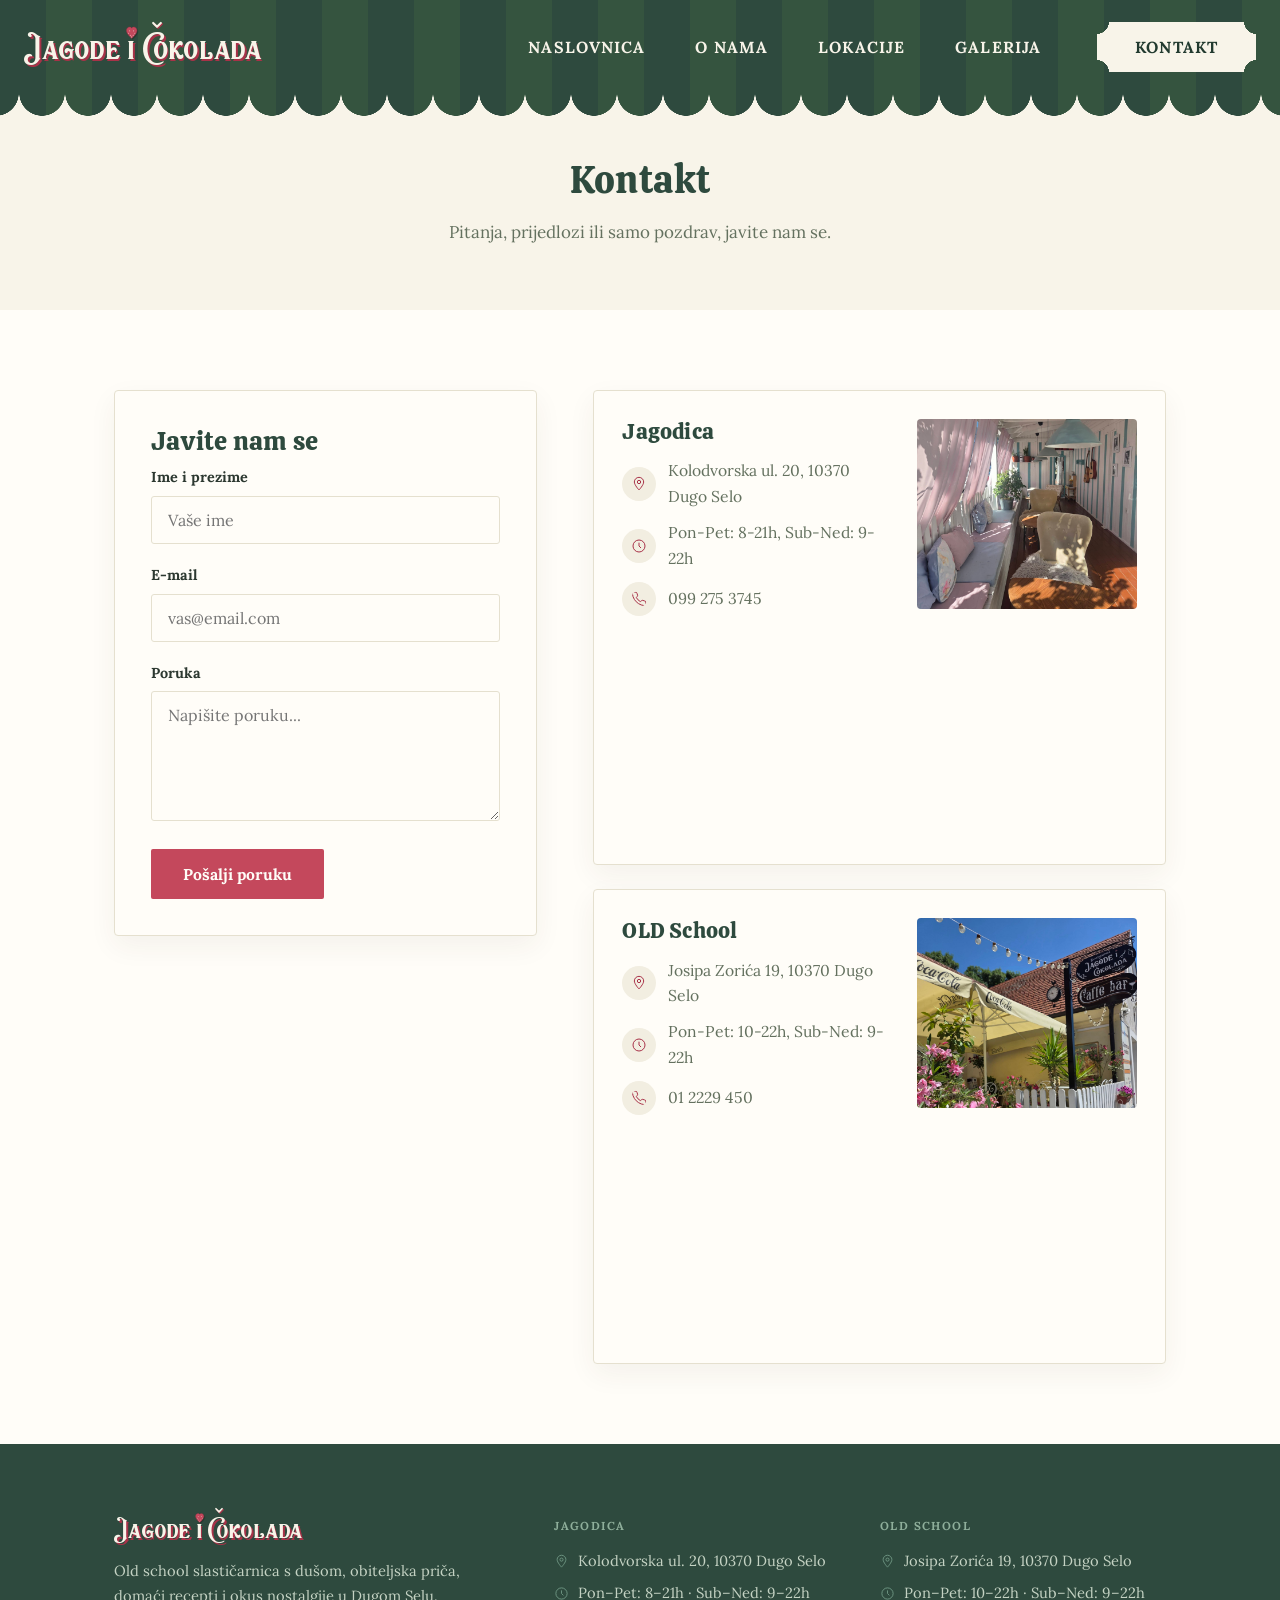
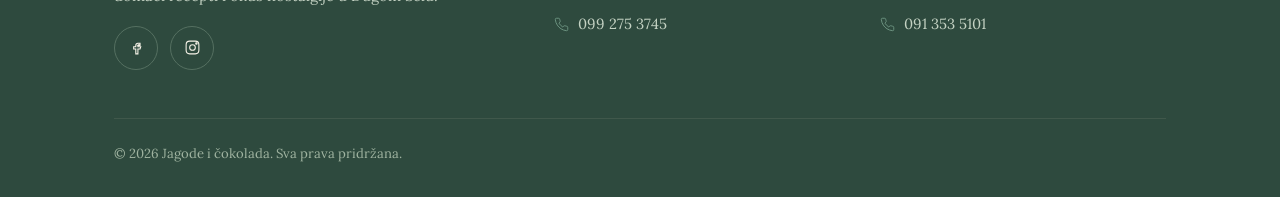
<file: kontakt.html>
<!DOCTYPE html>
<html lang="hr">
<head>
<meta charset="UTF-8">
<meta name="viewport" content="width=device-width, initial-scale=1.0">
<title>Kontakt | Jagode i čokolada</title>
<link rel="preconnect" href="https://fonts.googleapis.com">
<link href="https://fonts.googleapis.com/css2?family=Calistoga&family=Caveat:wght@500;600&family=Lora:wght@400;500;600;700&display=swap" rel="stylesheet">
<link rel="stylesheet" href="css/style.css">
</head>
<body>

<header class="site-header">
  <div class="container">
    <a href="index.html" class="brand" aria-label="Slastičarnica Jagode i Čokolada, Old school, Dugo Selo">
      <span class="brand-name" aria-hidden="true">Jagode <span class="i-mark">i<svg class="i-berry" viewBox="0 0 24 26" aria-hidden="true">
        <polygon points="12,0.6 12.823,2.867 15.234,2.949 13.331,4.433 13.998,6.751 12,5.4 10.002,6.751 10.669,4.433 8.766,2.949 11.177,2.867" fill="var(--green)"/>
        <path d="M12,22 C12,22 4,15.2 4,10 C4,6.8 6.4,4.6 9,4.6 C10.4,4.6 11.5,5.4 12,6.4 C12.5,5.4 13.6,4.6 15,4.6 C17.6,4.6 20,6.8 20,10 C20,15.2 12,22 12,22 Z" fill="var(--straw)" stroke="var(--straw-deep)" stroke-width="0.6"/>
        <ellipse cx="9" cy="10.5" rx="0.55" ry="0.9" fill="var(--straw-soft)" transform="rotate(-20 9 10.5)"/>
        <ellipse cx="15" cy="10.5" rx="0.55" ry="0.9" fill="var(--straw-soft)" transform="rotate(20 15 10.5)"/>
        <ellipse cx="7.2" cy="14" rx="0.55" ry="0.9" fill="var(--straw-soft)" transform="rotate(-12 7.2 14)"/>
        <ellipse cx="16.8" cy="14" rx="0.55" ry="0.9" fill="var(--straw-soft)" transform="rotate(12 16.8 14)"/>
        <ellipse cx="9.8" cy="17.3" rx="0.55" ry="0.9" fill="var(--straw-soft)" transform="rotate(-16 9.8 17.3)"/>
        <ellipse cx="14.2" cy="17.3" rx="0.55" ry="0.9" fill="var(--straw-soft)" transform="rotate(16 14.2 17.3)"/>
        <ellipse cx="12" cy="19.6" rx="0.55" ry="0.85" fill="var(--straw-soft)"/>
      </svg></span> <span class="dc">C<svg class="dc-caron" viewBox="0 0 10 6" aria-hidden="true"><polyline points="1,1 5,5 9,1"/></svg></span>okolada</span>
    </a>
    <button class="nav-toggle" aria-label="Izbornik"><span></span><span></span><span></span></button>
    <nav class="main-nav">
      <ul>
        <li><a href="index.html">Naslovnica</a></li>
        <li><a href="o-nama.html">O nama</a></li>
        <li><a href="lokacije.html">Lokacije</a></li>
        <li><a href="galerija.html">Galerija</a></li>
        <li><a href="kontakt.html" class="active nav-cta">Kontakt</a></li>
      </ul>
    </nav>
  </div>
</header>

<section class="page-hero">
  <div class="container">
    <h1>Kontakt</h1>
    <p class="lead">Pitanja, prijedlozi ili samo pozdrav, javite nam se.</p>
  </div>
</section>

<section>
  <div class="container contact-grid">
    <div class="reveal">
      <div class="contact-form-card">
        <h2>Javite nam se</h2>
        <form onsubmit="return false;">
          <div class="form-group">
            <label for="name">Ime i prezime</label>
            <input type="text" id="name" name="name" placeholder="Vaše ime">
          </div>
          <div class="form-group">
            <label for="email">E-mail</label>
            <input type="email" id="email" name="email" placeholder="vas@email.com">
          </div>
          <div class="form-group">
            <label for="message">Poruka</label>
            <textarea id="message" name="message" placeholder="Napišite poruku..."></textarea>
          </div>
          <button type="submit" class="btn btn-strawberry">Pošalji poruku</button>
        </form>
      </div>
    </div>
    <div class="reveal" style="transition-delay:0.12s;">
      <div class="contact-location">
        <div class="contact-location-top">
          <div class="contact-location-info">
            <h3>Jagodica</h3>
            <div class="location-block">
              <div class="line">
                <svg viewBox="0 0 24 24" fill="none" stroke="currentColor" stroke-width="1.5"><path d="M12 21s7-7.58 7-12A7 7 0 0 0 5 9c0 4.42 7 12 7 12z"/><circle cx="12" cy="9" r="2.5"/></svg>
                Kolodvorska ul. 20, 10370 Dugo Selo
              </div>
              <div class="line">
                <svg viewBox="0 0 24 24" fill="none" stroke="currentColor" stroke-width="1.5"><circle cx="12" cy="12" r="9"/><path d="M12 7v5l3 3"/></svg>
                Pon-Pet: 8-21h, Sub-Ned: 9-22h
              </div>
              <a class="line" href="tel:+385992753745">
                <svg viewBox="0 0 24 24" fill="none" stroke="currentColor" stroke-width="1.5"><path d="M22 16.92v3a2 2 0 0 1-2.18 2 19.79 19.79 0 0 1-8.63-3.07 19.5 19.5 0 0 1-6-6 19.79 19.79 0 0 1-3.07-8.67A2 2 0 0 1 4.11 2h3a2 2 0 0 1 2 1.72c.12.81.35 1.6.68 2.34a2 2 0 0 1-.45 2.11L8 9.91a16 16 0 0 0 6 6l1.74-1.34a2 2 0 0 1 2.11-.45c.74.33 1.53.56 2.34.68A2 2 0 0 1 22 16.92z"/></svg>
                099 275 3745
              </a>
            </div>
          </div>
          <img class="contact-thumb" src="images/restaurant9.jpg" alt="Jagodica" style="object-position:center 75%;">
        </div>
        <div class="map-embed">
          <iframe src="https://www.google.com/maps?q=Kolodvorska+ul.+20,+10370+Dugo+Selo&output=embed" width="100%" height="200" style="border:0;" allowfullscreen loading="lazy" referrerpolicy="no-referrer-when-downgrade" title="Karta - Jagodica, Kolodvorska ul. 20, Dugo Selo"></iframe>
        </div>
      </div>

      <div class="contact-location">
        <div class="contact-location-top">
          <div class="contact-location-info">
            <h3>OLD School</h3>
            <div class="location-block">
              <div class="line">
                <svg viewBox="0 0 24 24" fill="none" stroke="currentColor" stroke-width="1.5"><path d="M12 21s7-7.58 7-12A7 7 0 0 0 5 9c0 4.42 7 12 7 12z"/><circle cx="12" cy="9" r="2.5"/></svg>
                Josipa Zorića 19, 10370 Dugo Selo
              </div>
              <div class="line">
                <svg viewBox="0 0 24 24" fill="none" stroke="currentColor" stroke-width="1.5"><circle cx="12" cy="12" r="9"/><path d="M12 7v5l3 3"/></svg>
                Pon-Pet: 10-22h, Sub-Ned: 9-22h
              </div>
              <a class="line" href="tel:+38512229450">
                <svg viewBox="0 0 24 24" fill="none" stroke="currentColor" stroke-width="1.5"><path d="M22 16.92v3a2 2 0 0 1-2.18 2 19.79 19.79 0 0 1-8.63-3.07 19.5 19.5 0 0 1-6-6 19.79 19.79 0 0 1-3.07-8.67A2 2 0 0 1 4.11 2h3a2 2 0 0 1 2 1.72c.12.81.35 1.6.68 2.34a2 2 0 0 1-.45 2.11L8 9.91a16 16 0 0 0 6 6l1.74-1.34a2 2 0 0 1 2.11-.45c.74.33 1.53.56 2.34.68A2 2 0 0 1 22 16.92z"/></svg>
                01 2229 450
              </a>
            </div>
          </div>
          <img class="contact-thumb" src="images/restaurant10.jpg" alt="OLD School">
        </div>
        <div class="map-embed">
          <iframe src="https://www.google.com/maps?q=Josipa+Zori%C4%87a+19,+10370+Dugo+Selo&output=embed" width="100%" height="200" style="border:0;" allowfullscreen loading="lazy" referrerpolicy="no-referrer-when-downgrade" title="Karta - OLD School, Josipa Zorića 19, Dugo Selo"></iframe>
        </div>
      </div>
    </div>
  </div>
</section>

<footer class="site-footer">
  <div class="container">
    <div class="footer-grid">
      <div class="footer-col">
        <a href="index.html" class="brand footer-brand" aria-label="Slastičarnica Jagode i Čokolada, Old school, Dugo Selo">
          <span class="brand-name" aria-hidden="true">Jagode <span class="i-mark">i<svg class="i-berry" viewBox="0 0 24 26" aria-hidden="true">
            <polygon points="12,0.6 12.823,2.867 15.234,2.949 13.331,4.433 13.998,6.751 12,5.4 10.002,6.751 10.669,4.433 8.766,2.949 11.177,2.867" fill="var(--green)"/>
            <path d="M12,22 C12,22 4,15.2 4,10 C4,6.8 6.4,4.6 9,4.6 C10.4,4.6 11.5,5.4 12,6.4 C12.5,5.4 13.6,4.6 15,4.6 C17.6,4.6 20,6.8 20,10 C20,15.2 12,22 12,22 Z" fill="var(--straw)" stroke="var(--straw-deep)" stroke-width="0.6"/>
            <ellipse cx="9" cy="10.5" rx="0.55" ry="0.9" fill="var(--straw-soft)" transform="rotate(-20 9 10.5)"/>
            <ellipse cx="15" cy="10.5" rx="0.55" ry="0.9" fill="var(--straw-soft)" transform="rotate(20 15 10.5)"/>
            <ellipse cx="7.2" cy="14" rx="0.55" ry="0.9" fill="var(--straw-soft)" transform="rotate(-12 7.2 14)"/>
            <ellipse cx="16.8" cy="14" rx="0.55" ry="0.9" fill="var(--straw-soft)" transform="rotate(12 16.8 14)"/>
            <ellipse cx="9.8" cy="17.3" rx="0.55" ry="0.9" fill="var(--straw-soft)" transform="rotate(-16 9.8 17.3)"/>
            <ellipse cx="14.2" cy="17.3" rx="0.55" ry="0.9" fill="var(--straw-soft)" transform="rotate(16 14.2 17.3)"/>
            <ellipse cx="12" cy="19.6" rx="0.55" ry="0.85" fill="var(--straw-soft)"/>
          </svg></span> <span class="dc">C<svg class="dc-caron" viewBox="0 0 10 6" aria-hidden="true"><polyline points="1,1 5,5 9,1"/></svg></span>okolada</span>
        </a>
        <p>Old school slastičarnica s dušom, obiteljska priča, domaći recepti i okus nostalgije u Dugom Selu.</p>
        <div class="social-icons">
          <a href="https://www.facebook.com/Jagodeicokolada" target="_blank" rel="noopener" aria-label="Facebook"><svg viewBox="0 0 24 24" fill="none" stroke="currentColor" stroke-width="1.5"><path d="M14 9h3V6h-3a3 3 0 0 0-3 3v2H8v3h3v7h3v-7h3l1-3h-4V9a1 1 0 0 1 1-1z"/></svg></a>
          <a href="https://www.instagram.com/jagodeicok/" target="_blank" rel="noopener" aria-label="Instagram"><svg viewBox="0 0 24 24" fill="none" stroke="currentColor" stroke-width="1.5"><rect x="3" y="3" width="18" height="18" rx="5"/><circle cx="12" cy="12" r="4"/><circle cx="17.5" cy="6.5" r="1"/></svg></a>
        </div>
      </div>
      <div class="footer-col">
        <span class="footer-kicker">Jagodica</span>
        <a class="footer-line" href="https://www.google.com/maps/search/?api=1&amp;query=Kolodvorska+ul.+20%2C+10370+Dugo+Selo" target="_blank" rel="noopener">
          <svg viewBox="0 0 24 24" fill="none" stroke="currentColor" stroke-width="1.5"><path d="M12 21s7-7.58 7-12A7 7 0 0 0 5 9c0 4.42 7 12 7 12z"/><circle cx="12" cy="9" r="2.5"/></svg>
          Kolodvorska ul. 20, 10370 Dugo Selo
        </a>
        <div class="footer-line">
          <svg viewBox="0 0 24 24" fill="none" stroke="currentColor" stroke-width="1.5"><circle cx="12" cy="12" r="9"/><path d="M12 7v5l3 3"/></svg>
          Pon&ndash;Pet: 8&ndash;21h &middot; Sub&ndash;Ned: 9&ndash;22h
        </div>
        <a class="footer-line" href="tel:+385992753745">
          <svg viewBox="0 0 24 24" fill="none" stroke="currentColor" stroke-width="1.5"><path d="M22 16.92v3a2 2 0 0 1-2.18 2 19.79 19.79 0 0 1-8.63-3.07 19.5 19.5 0 0 1-6-6 19.79 19.79 0 0 1-3.07-8.67A2 2 0 0 1 4.11 2h3a2 2 0 0 1 2 1.72c.12.81.35 1.6.68 2.34a2 2 0 0 1-.45 2.11L8 9.91a16 16 0 0 0 6 6l1.74-1.34a2 2 0 0 1 2.11-.45c.74.33 1.53.56 2.34.68A2 2 0 0 1 22 16.92z"/></svg>
          099 275 3745
        </a>
      </div>
      <div class="footer-col">
        <span class="footer-kicker">OLD School</span>
        <a class="footer-line" href="https://www.google.com/maps/search/?api=1&amp;query=Josipa+Zori%C4%87a+19%2C+10370+Dugo+Selo" target="_blank" rel="noopener">
          <svg viewBox="0 0 24 24" fill="none" stroke="currentColor" stroke-width="1.5"><path d="M12 21s7-7.58 7-12A7 7 0 0 0 5 9c0 4.42 7 12 7 12z"/><circle cx="12" cy="9" r="2.5"/></svg>
          Josipa Zorića 19, 10370 Dugo Selo
        </a>
        <div class="footer-line">
          <svg viewBox="0 0 24 24" fill="none" stroke="currentColor" stroke-width="1.5"><circle cx="12" cy="12" r="9"/><path d="M12 7v5l3 3"/></svg>
          Pon&ndash;Pet: 10&ndash;22h &middot; Sub&ndash;Ned: 9&ndash;22h
        </div>
        <a class="footer-line" href="tel:+385913535101">
          <svg viewBox="0 0 24 24" fill="none" stroke="currentColor" stroke-width="1.5"><path d="M22 16.92v3a2 2 0 0 1-2.18 2 19.79 19.79 0 0 1-8.63-3.07 19.5 19.5 0 0 1-6-6 19.79 19.79 0 0 1-3.07-8.67A2 2 0 0 1 4.11 2h3a2 2 0 0 1 2 1.72c.12.81.35 1.6.68 2.34a2 2 0 0 1-.45 2.11L8 9.91a16 16 0 0 0 6 6l1.74-1.34a2 2 0 0 1 2.11-.45c.74.33 1.53.56 2.34.68A2 2 0 0 1 22 16.92z"/></svg>
          091 353 5101
        </a>
      </div>
    </div>
    <div class="footer-bottom">&copy; 2026 Jagode i čokolada. Sva prava pridržana.</div>
  </div>
</footer>
<script src="js/main.js"></script>
</body>
</html>
</file>
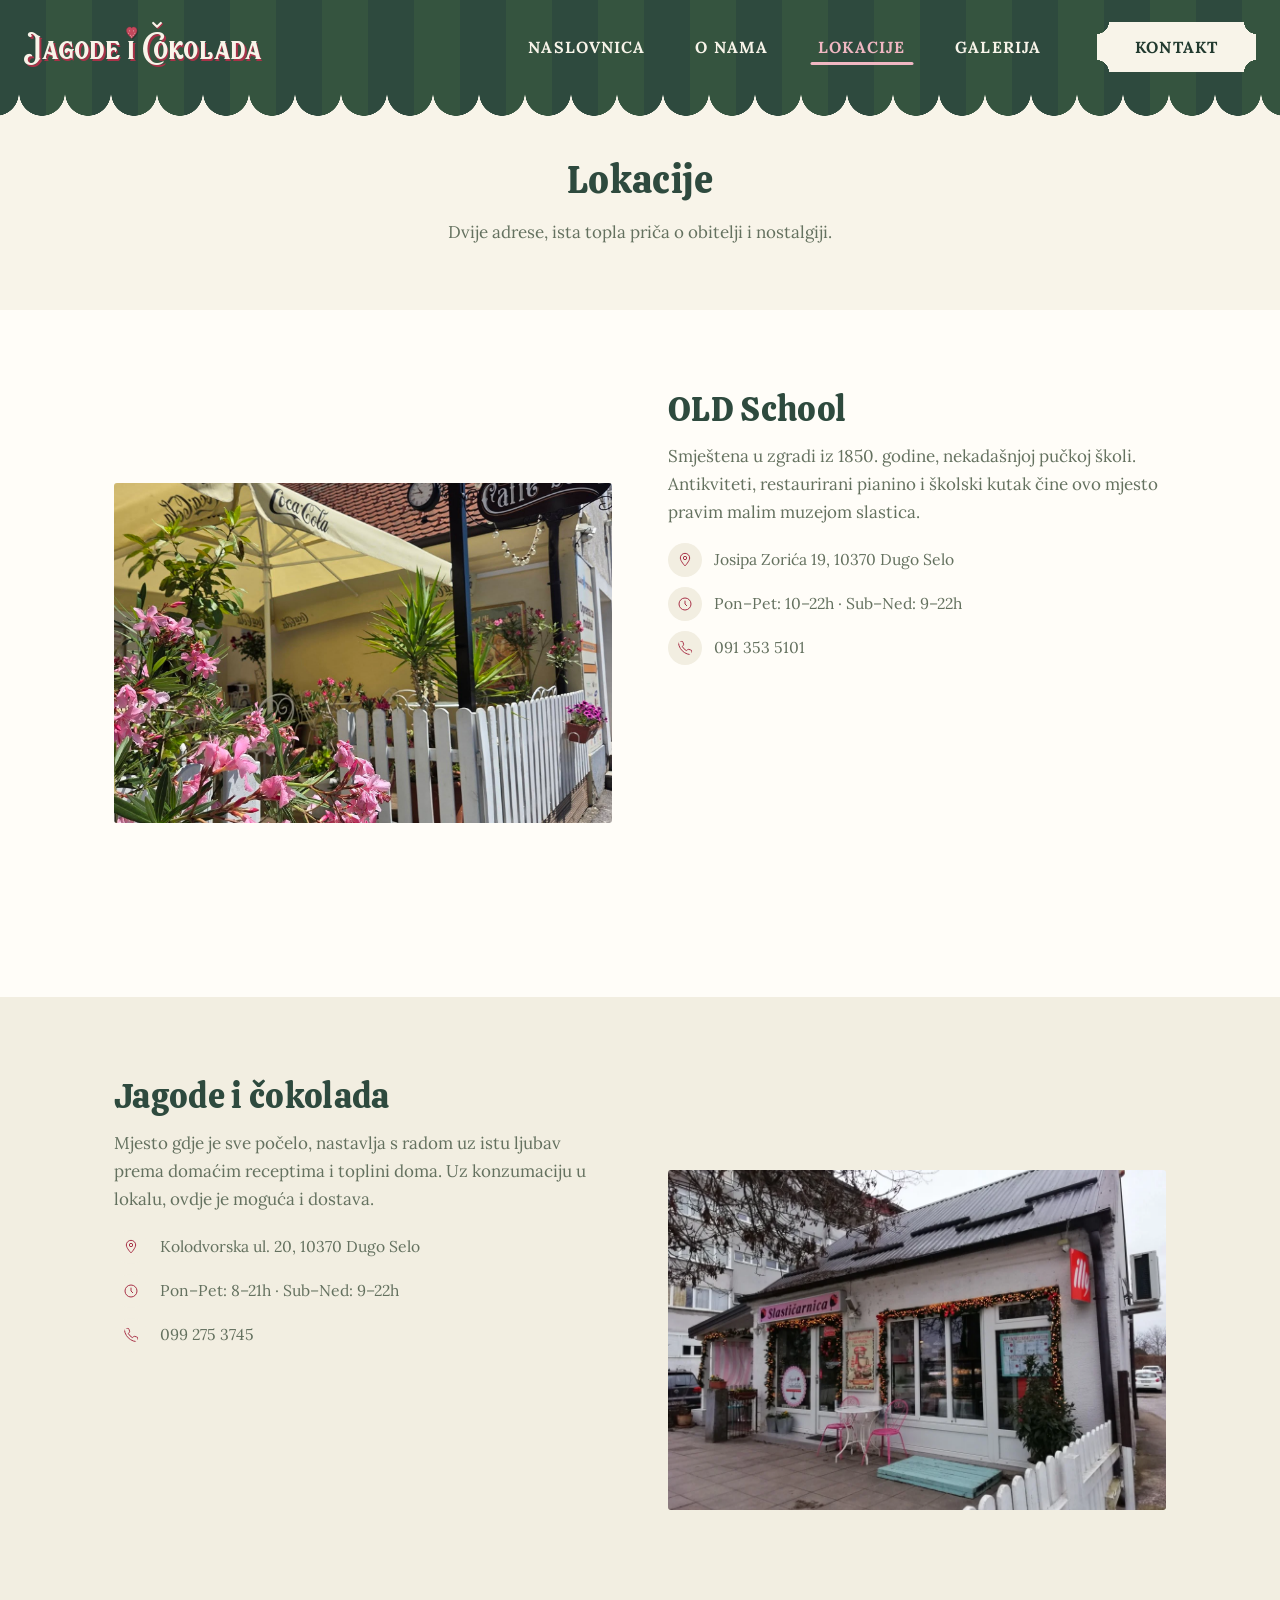
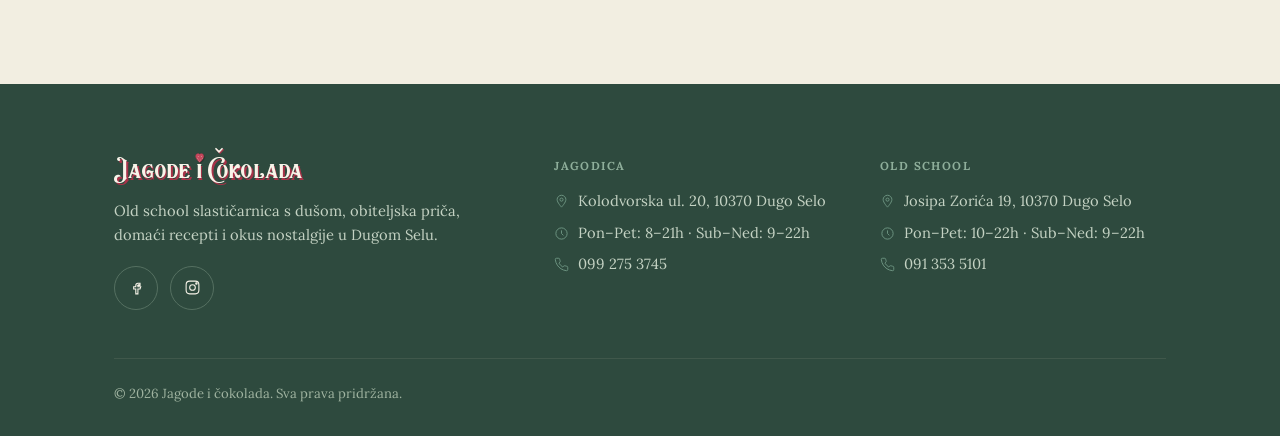
<file: lokacije.html>
<!DOCTYPE html>
<html lang="hr">
<head>
<meta charset="UTF-8">
<meta name="viewport" content="width=device-width, initial-scale=1.0">
<title>Lokacije | Jagode i čokolada</title>
<link rel="preconnect" href="https://fonts.googleapis.com">
<link href="https://fonts.googleapis.com/css2?family=Calistoga&family=Caveat:wght@500;600&family=Lora:wght@400;500;600;700&display=swap" rel="stylesheet">
<link rel="stylesheet" href="css/style.css">
</head>
<body>

<header class="site-header">
  <div class="container">
    <a href="index.html" class="brand" aria-label="Slastičarnica Jagode i Čokolada, Old school, Dugo Selo">
      <span class="brand-name" aria-hidden="true">Jagode <span class="i-mark">i<svg class="i-berry" viewBox="0 0 24 26" aria-hidden="true">
        <polygon points="12,0.6 12.823,2.867 15.234,2.949 13.331,4.433 13.998,6.751 12,5.4 10.002,6.751 10.669,4.433 8.766,2.949 11.177,2.867" fill="var(--green)"/>
        <path d="M12,22 C12,22 4,15.2 4,10 C4,6.8 6.4,4.6 9,4.6 C10.4,4.6 11.5,5.4 12,6.4 C12.5,5.4 13.6,4.6 15,4.6 C17.6,4.6 20,6.8 20,10 C20,15.2 12,22 12,22 Z" fill="var(--straw)" stroke="var(--straw-deep)" stroke-width="0.6"/>
        <ellipse cx="9" cy="10.5" rx="0.55" ry="0.9" fill="var(--straw-soft)" transform="rotate(-20 9 10.5)"/>
        <ellipse cx="15" cy="10.5" rx="0.55" ry="0.9" fill="var(--straw-soft)" transform="rotate(20 15 10.5)"/>
        <ellipse cx="7.2" cy="14" rx="0.55" ry="0.9" fill="var(--straw-soft)" transform="rotate(-12 7.2 14)"/>
        <ellipse cx="16.8" cy="14" rx="0.55" ry="0.9" fill="var(--straw-soft)" transform="rotate(12 16.8 14)"/>
        <ellipse cx="9.8" cy="17.3" rx="0.55" ry="0.9" fill="var(--straw-soft)" transform="rotate(-16 9.8 17.3)"/>
        <ellipse cx="14.2" cy="17.3" rx="0.55" ry="0.9" fill="var(--straw-soft)" transform="rotate(16 14.2 17.3)"/>
        <ellipse cx="12" cy="19.6" rx="0.55" ry="0.85" fill="var(--straw-soft)"/>
      </svg></span> <span class="dc">C<svg class="dc-caron" viewBox="0 0 10 6" aria-hidden="true"><polyline points="1,1 5,5 9,1"/></svg></span>okolada</span>
    </a>
    <button class="nav-toggle" aria-label="Izbornik"><span></span><span></span><span></span></button>
    <nav class="main-nav">
      <ul>
        <li><a href="index.html">Naslovnica</a></li>
        <li><a href="o-nama.html">O nama</a></li>
        <li><a href="lokacije.html" class="active">Lokacije</a></li>
        <li><a href="galerija.html">Galerija</a></li>
        <li><a href="kontakt.html" class="nav-cta">Kontakt</a></li>
      </ul>
    </nav>
  </div>
</header>

<section class="page-hero">
  <div class="container">
    <h1>Lokacije</h1>
    <p class="lead">Dvije adrese, ista topla priča o obitelji i nostalgiji.</p>
  </div>
</section>

<section>
  <div class="container split">
    <img class="lokacije-photo reveal" src="images/restaurant10.jpg" alt="OLD School" loading="lazy">
    <div class="reveal" style="transition-delay:0.12s;">
      <h2>OLD School</h2>
      <p>Smještena u zgradi iz 1850. godine, nekadašnjoj pučkoj školi. Antikviteti, restaurirani pianino i školski kutak čine ovo mjesto pravim malim muzejom slastica.</p>
      <div class="location-block">
        <div class="line">
          <svg viewBox="0 0 24 24" fill="none" stroke="currentColor" stroke-width="1.5"><path d="M12 21s7-7.58 7-12A7 7 0 0 0 5 9c0 4.42 7 12 7 12z"/><circle cx="12" cy="9" r="2.5"/></svg>
          Josipa Zorića 19, 10370 Dugo Selo
        </div>
        <div class="line">
          <svg viewBox="0 0 24 24" fill="none" stroke="currentColor" stroke-width="1.5"><circle cx="12" cy="12" r="9"/><path d="M12 7v5l3 3"/></svg>
          Pon&ndash;Pet: 10&ndash;22h &middot; Sub&ndash;Ned: 9&ndash;22h
        </div>
        <a class="line" href="tel:+385913535101">
          <svg viewBox="0 0 24 24" fill="none" stroke="currentColor" stroke-width="1.5"><path d="M22 16.92v3a2 2 0 0 1-2.18 2 19.79 19.79 0 0 1-8.63-3.07 19.5 19.5 0 0 1-6-6 19.79 19.79 0 0 1-3.07-8.67A2 2 0 0 1 4.11 2h3a2 2 0 0 1 2 1.72c.12.81.35 1.6.68 2.34a2 2 0 0 1-.45 2.11L8 9.91a16 16 0 0 0 6 6l1.74-1.34a2 2 0 0 1 2.11-.45c.74.33 1.53.56 2.34.68A2 2 0 0 1 22 16.92z"/></svg>
          091 353 5101
        </a>
      </div>
      <div class="map-embed">
        <iframe src="https://www.google.com/maps?q=Josipa+Zori%C4%87a+19,+10370+Dugo+Selo&output=embed" width="100%" height="220" style="border:0;" allowfullscreen loading="lazy" referrerpolicy="no-referrer-when-downgrade" title="Karta - OLD School, Josipa Zorića 19, Dugo Selo"></iframe>
      </div>
    </div>
  </div>
</section>

<section class="section-pink">
  <div class="container split">
    <div class="reveal">
      <h2>Jagode i čokolada</h2>
      <p>Mjesto gdje je sve počelo, nastavlja s radom uz istu ljubav prema domaćim receptima i toplini doma. Uz konzumaciju u lokalu, ovdje je moguća i dostava.</p>
      <div class="location-block">
        <div class="line">
          <svg viewBox="0 0 24 24" fill="none" stroke="currentColor" stroke-width="1.5"><path d="M12 21s7-7.58 7-12A7 7 0 0 0 5 9c0 4.42 7 12 7 12z"/><circle cx="12" cy="9" r="2.5"/></svg>
          Kolodvorska ul. 20, 10370 Dugo Selo
        </div>
        <div class="line">
          <svg viewBox="0 0 24 24" fill="none" stroke="currentColor" stroke-width="1.5"><circle cx="12" cy="12" r="9"/><path d="M12 7v5l3 3"/></svg>
          Pon&ndash;Pet: 8&ndash;21h &middot; Sub&ndash;Ned: 9&ndash;22h
        </div>
        <a class="line" href="tel:+385992753745">
          <svg viewBox="0 0 24 24" fill="none" stroke="currentColor" stroke-width="1.5"><path d="M22 16.92v3a2 2 0 0 1-2.18 2 19.79 19.79 0 0 1-8.63-3.07 19.5 19.5 0 0 1-6-6 19.79 19.79 0 0 1-3.07-8.67A2 2 0 0 1 4.11 2h3a2 2 0 0 1 2 1.72c.12.81.35 1.6.68 2.34a2 2 0 0 1-.45 2.11L8 9.91a16 16 0 0 0 6 6l1.74-1.34a2 2 0 0 1 2.11-.45c.74.33 1.53.56 2.34.68A2 2 0 0 1 22 16.92z"/></svg>
          099 275 3745
        </a>
      </div>
      <div class="map-embed">
        <iframe src="https://www.google.com/maps?q=Kolodvorska+ul.+20,+10370+Dugo+Selo&output=embed" width="100%" height="220" style="border:0;" allowfullscreen loading="lazy" referrerpolicy="no-referrer-when-downgrade" title="Karta - Jagodica, Kolodvorska ul. 20, Dugo Selo"></iframe>
      </div>
    </div>
    <img class="lokacije-photo reveal" style="transition-delay:0.12s;" src="images/restaurant5.webp" alt="Jagodica" loading="lazy">
  </div>
</section>

<footer class="site-footer">
  <div class="container">
    <div class="footer-grid">
      <div class="footer-col">
        <a href="index.html" class="brand footer-brand" aria-label="Slastičarnica Jagode i Čokolada, Old school, Dugo Selo">
          <span class="brand-name" aria-hidden="true">Jagode <span class="i-mark">i<svg class="i-berry" viewBox="0 0 24 26" aria-hidden="true">
            <polygon points="12,0.6 12.823,2.867 15.234,2.949 13.331,4.433 13.998,6.751 12,5.4 10.002,6.751 10.669,4.433 8.766,2.949 11.177,2.867" fill="var(--green)"/>
            <path d="M12,22 C12,22 4,15.2 4,10 C4,6.8 6.4,4.6 9,4.6 C10.4,4.6 11.5,5.4 12,6.4 C12.5,5.4 13.6,4.6 15,4.6 C17.6,4.6 20,6.8 20,10 C20,15.2 12,22 12,22 Z" fill="var(--straw)" stroke="var(--straw-deep)" stroke-width="0.6"/>
            <ellipse cx="9" cy="10.5" rx="0.55" ry="0.9" fill="var(--straw-soft)" transform="rotate(-20 9 10.5)"/>
            <ellipse cx="15" cy="10.5" rx="0.55" ry="0.9" fill="var(--straw-soft)" transform="rotate(20 15 10.5)"/>
            <ellipse cx="7.2" cy="14" rx="0.55" ry="0.9" fill="var(--straw-soft)" transform="rotate(-12 7.2 14)"/>
            <ellipse cx="16.8" cy="14" rx="0.55" ry="0.9" fill="var(--straw-soft)" transform="rotate(12 16.8 14)"/>
            <ellipse cx="9.8" cy="17.3" rx="0.55" ry="0.9" fill="var(--straw-soft)" transform="rotate(-16 9.8 17.3)"/>
            <ellipse cx="14.2" cy="17.3" rx="0.55" ry="0.9" fill="var(--straw-soft)" transform="rotate(16 14.2 17.3)"/>
            <ellipse cx="12" cy="19.6" rx="0.55" ry="0.85" fill="var(--straw-soft)"/>
          </svg></span> <span class="dc">C<svg class="dc-caron" viewBox="0 0 10 6" aria-hidden="true"><polyline points="1,1 5,5 9,1"/></svg></span>okolada</span>
        </a>
        <p>Old school slastičarnica s dušom, obiteljska priča, domaći recepti i okus nostalgije u Dugom Selu.</p>
        <div class="social-icons">
          <a href="https://www.facebook.com/Jagodeicokolada" target="_blank" rel="noopener" aria-label="Facebook"><svg viewBox="0 0 24 24" fill="none" stroke="currentColor" stroke-width="1.5"><path d="M14 9h3V6h-3a3 3 0 0 0-3 3v2H8v3h3v7h3v-7h3l1-3h-4V9a1 1 0 0 1 1-1z"/></svg></a>
          <a href="https://www.instagram.com/jagodeicok/" target="_blank" rel="noopener" aria-label="Instagram"><svg viewBox="0 0 24 24" fill="none" stroke="currentColor" stroke-width="1.5"><rect x="3" y="3" width="18" height="18" rx="5"/><circle cx="12" cy="12" r="4"/><circle cx="17.5" cy="6.5" r="1"/></svg></a>
        </div>
      </div>
      <div class="footer-col">
        <span class="footer-kicker">Jagodica</span>
        <a class="footer-line" href="https://www.google.com/maps/search/?api=1&amp;query=Kolodvorska+ul.+20%2C+10370+Dugo+Selo" target="_blank" rel="noopener">
          <svg viewBox="0 0 24 24" fill="none" stroke="currentColor" stroke-width="1.5"><path d="M12 21s7-7.58 7-12A7 7 0 0 0 5 9c0 4.42 7 12 7 12z"/><circle cx="12" cy="9" r="2.5"/></svg>
          Kolodvorska ul. 20, 10370 Dugo Selo
        </a>
        <div class="footer-line">
          <svg viewBox="0 0 24 24" fill="none" stroke="currentColor" stroke-width="1.5"><circle cx="12" cy="12" r="9"/><path d="M12 7v5l3 3"/></svg>
          Pon&ndash;Pet: 8&ndash;21h &middot; Sub&ndash;Ned: 9&ndash;22h
        </div>
        <a class="footer-line" href="tel:+385992753745">
          <svg viewBox="0 0 24 24" fill="none" stroke="currentColor" stroke-width="1.5"><path d="M22 16.92v3a2 2 0 0 1-2.18 2 19.79 19.79 0 0 1-8.63-3.07 19.5 19.5 0 0 1-6-6 19.79 19.79 0 0 1-3.07-8.67A2 2 0 0 1 4.11 2h3a2 2 0 0 1 2 1.72c.12.81.35 1.6.68 2.34a2 2 0 0 1-.45 2.11L8 9.91a16 16 0 0 0 6 6l1.74-1.34a2 2 0 0 1 2.11-.45c.74.33 1.53.56 2.34.68A2 2 0 0 1 22 16.92z"/></svg>
          099 275 3745
        </a>
      </div>
      <div class="footer-col">
        <span class="footer-kicker">OLD School</span>
        <a class="footer-line" href="https://www.google.com/maps/search/?api=1&amp;query=Josipa+Zori%C4%87a+19%2C+10370+Dugo+Selo" target="_blank" rel="noopener">
          <svg viewBox="0 0 24 24" fill="none" stroke="currentColor" stroke-width="1.5"><path d="M12 21s7-7.58 7-12A7 7 0 0 0 5 9c0 4.42 7 12 7 12z"/><circle cx="12" cy="9" r="2.5"/></svg>
          Josipa Zorića 19, 10370 Dugo Selo
        </a>
        <div class="footer-line">
          <svg viewBox="0 0 24 24" fill="none" stroke="currentColor" stroke-width="1.5"><circle cx="12" cy="12" r="9"/><path d="M12 7v5l3 3"/></svg>
          Pon&ndash;Pet: 10&ndash;22h &middot; Sub&ndash;Ned: 9&ndash;22h
        </div>
        <a class="footer-line" href="tel:+385913535101">
          <svg viewBox="0 0 24 24" fill="none" stroke="currentColor" stroke-width="1.5"><path d="M22 16.92v3a2 2 0 0 1-2.18 2 19.79 19.79 0 0 1-8.63-3.07 19.5 19.5 0 0 1-6-6 19.79 19.79 0 0 1-3.07-8.67A2 2 0 0 1 4.11 2h3a2 2 0 0 1 2 1.72c.12.81.35 1.6.68 2.34a2 2 0 0 1-.45 2.11L8 9.91a16 16 0 0 0 6 6l1.74-1.34a2 2 0 0 1 2.11-.45c.74.33 1.53.56 2.34.68A2 2 0 0 1 22 16.92z"/></svg>
          091 353 5101
        </a>
      </div>
    </div>
    <div class="footer-bottom">&copy; 2026 Jagode i čokolada. Sva prava pridržana.</div>
  </div>
</footer>
<script src="js/main.js"></script>
</body>
</html>
</file>
<file: css/style.css>
/* Logo font (Sacred Bridge — demo/personal-use; nema hrvatske dijakritike pa se č/Č crtaju ručno) */
@font-face {
  font-family: 'Sacred Bridge';
  src: url('../fonts/sacred-bridge-demo.ttf') format('truetype');
  font-weight: normal;
  font-style: normal;
  font-display: swap;
}

:root {
  --green: #2E4A3E;
  --green-deep: #223A2F;
  --choc: #2C3830;
  --choc-soft: #64715F;
  --straw: #C4485C;
  --straw-deep: #A83248;
  --straw-soft: #EDD6D0;
  --pink-bg: #F2EEE1;
  --cream: #F8F4E9;
  --white: #FFFDF8;
  --line: #E5E0CF;
  --font-display: 'Calistoga', serif;
  --font-body: 'Lora', serif;
  --font-script: 'Caveat', cursive;
}

* { box-sizing: border-box; }

html { scroll-behavior: smooth; overflow-x: hidden; }

body {
  margin: 0;
  font-family: var(--font-body);
  font-size: 17px;
  color: var(--choc);
  background: var(--white);
  line-height: 1.65;
  overflow-x: hidden;
}

h1, h2, h3 {
  font-family: var(--font-display);
  font-weight: 400;
  margin: 0 0 0.4em;
  line-height: 1.15;
  letter-spacing: 0.01em;
  color: var(--green);
}

p { margin: 0 0 1em; }

a { color: inherit; text-decoration: none; }

img, .ph-box { display: block; }

.container {
  max-width: 1100px;
  margin: 0 auto;
  padding: 0 24px;
}

/* Placeholder photo box */
.ph-box {
  border: 2px dashed var(--choc-soft);
  border-radius: 3px;
  display: flex;
  align-items: center;
  justify-content: center;
  color: var(--choc-soft);
  background: var(--cream);
  font-size: 0.78rem;
  letter-spacing: 0.06em;
  text-transform: uppercase;
  font-weight: 700;
  text-align: center;
  gap: 6px;
  min-height: 140px;
}
.ph-box.strawberry { border-color: var(--straw); color: var(--straw); background: var(--pink-bg); }
.ph-box.arch { border-radius: 3px; }
.ph-box svg { width: 20px; height: 20px; flex-shrink: 0; }

/* Google Maps embed */
.map-embed {
  border-radius: 4px;
  overflow: hidden;
  line-height: 0;
}
.map-embed iframe { display: block; }

/* Announcement bar */
.topbar {
  background: var(--green);
  color: var(--cream);
  font-size: 0.82rem;
  font-weight: 700;
  letter-spacing: 0.04em;
  text-align: center;
  padding: 8px 16px;
}
.topbar span { margin: 0 10px; }

/* Badge */
.badge {
  display: inline-block;
  background: var(--straw-soft);
  color: var(--straw-deep);
  font-size: 0.72rem;
  font-weight: 800;
  letter-spacing: 0.06em;
  text-transform: uppercase;
  padding: 4px 12px;
  border-radius: 3px;
  margin-left: 10px;
  vertical-align: middle;
}
.badge.green { background: #DEE8DC; color: var(--green); }

/* Feature cards (why us) — bento photo background */
.feature-grid {
  display: grid;
  grid-template-columns: 1.25fr 1fr;
  grid-template-rows: 1fr 1fr;
  gap: 20px;
}
.feature-card {
  position: relative;
  display: flex;
  align-items: flex-end;
  min-height: 232px;
  border-radius: 4px;
  overflow: hidden;
}
.feature-lg { grid-row: 1 / span 2; }
.feature-bg {
  position: absolute;
  inset: 0;
  width: 100%;
  height: 100%;
  object-fit: cover;
  transition: transform 0.5s ease;
}
.feature-card:hover .feature-bg { transform: scale(1.06); }
.feature-slides { position: absolute; inset: 0; }
.feature-slide {
  position: absolute;
  inset: 0;
  opacity: 0;
  animation: featFade 30s infinite;
}
.feature-slide img { width: 100%; height: 100%; object-fit: cover; }
.feature-slide:only-child { animation: none; opacity: 1; }
.feature-slide:nth-child(1) { animation-delay: 0s; }
.feature-slide:nth-child(2) { animation-delay: 6s; }
.feature-slide:nth-child(3) { animation-delay: 12s; }
.feature-slide:nth-child(4) { animation-delay: 18s; }
.feature-slide:nth-child(5) { animation-delay: 24s; }
@keyframes featFade {
  0% { opacity: 0; }
  3% { opacity: 1; }
  20% { opacity: 1; }
  23% { opacity: 0; }
  100% { opacity: 0; }
}
.feature-lg:hover .feature-slide { transform: scale(1.04); transition: transform 0.5s ease; }
@media (prefers-reduced-motion: reduce) {
  .feature-slide { animation: none; }
  .feature-slide:nth-child(1) { opacity: 1; }
}
.feature-overlay {
  position: absolute;
  inset: 0;
  background: linear-gradient(to top, rgba(28, 38, 32, 0.88) 8%, rgba(28, 38, 32, 0.35) 55%, rgba(28, 38, 32, 0.1) 100%);
}
.feature-content {
  position: relative;
  z-index: 1;
  padding: 26px 24px;
}
.feature-content h3 { color: var(--white); font-size: 1.5rem; margin-bottom: 6px; }
.feature-content p { color: rgba(255, 253, 248, 0.9); font-size: 0.96rem; margin: 0; }
.feature-lg .feature-content { padding: 32px 30px; }
.feature-lg .feature-content h3 { font-size: 2rem; }
.feature-lg .feature-content p { font-size: 1.05rem; }

/* Why us — photo anchor + benefit list */
.why-grid {
  display: grid;
  grid-template-columns: 1fr 1fr;
  gap: 44px;
  align-items: stretch;
}
.why-photo {
  position: relative;
  display: flex;
  align-items: flex-end;
  min-height: 420px;
  border-radius: 4px;
  overflow: hidden;
}
.why-photo:hover .feature-slide { transform: scale(1.04); transition: transform 0.5s ease; }
.why-photo .feature-content { min-height: 100px; width: 100%; }
.caption-slide {
  position: absolute;
  inset: 0;
  padding: inherit;
  display: flex;
  flex-direction: column;
  justify-content: flex-end;
  opacity: 0;
  animation: featFade 30s infinite;
}
.caption-slide h3, .caption-slide p { margin: 0; }
.caption-slide h3 { margin-bottom: 6px; }
.caption-slide:nth-child(1) { animation-delay: 0s; }
.caption-slide:nth-child(2) { animation-delay: 6s; }
.caption-slide:nth-child(3) { animation-delay: 12s; }
.caption-slide:nth-child(4) { animation-delay: 18s; }
.caption-slide:nth-child(5) { animation-delay: 24s; }
@media (prefers-reduced-motion: reduce) {
  .caption-slide { animation: none; }
  .caption-slide:nth-child(1) { opacity: 1; }
}
.why-list {
  display: grid;
  grid-template-columns: repeat(2, 1fr);
  gap: 32px 26px;
  align-content: center;
}
.why-item { display: flex; gap: 14px; align-items: flex-start; }
.why-icon {
  flex-shrink: 0;
  width: 54px;
  height: 54px;
  border-radius: 50%;
  display: flex;
  align-items: center;
  justify-content: center;
}
.why-icon svg { width: 26px; height: 26px; }
.why-icon-straw { background: var(--pink-bg); color: var(--straw-deep); }
.why-icon-green { background: #DEE8DC; color: var(--green); }
.why-item h3 {
  font-family: var(--font-body);
  font-weight: 700;
  font-size: 1.05rem;
  letter-spacing: 0;
  margin: 0 0 4px;
  color: var(--choc);
}
.why-item p { font-size: 0.92rem; color: var(--choc-soft); margin: 0; }

/* Header — awning (tenda) */
.site-header {
  position: sticky;
  top: 0;
  z-index: 100;
  background: repeating-linear-gradient(
    90deg,
    var(--green) 0,
    var(--green) 46px,
    #35543f 46px,
    #35543f 92px
  );
}
.site-header::after {
  content: "";
  position: absolute;
  left: 0;
  right: 0;
  top: calc(100% - 1px);
  height: 25px;
  background: inherit;
  -webkit-mask: radial-gradient(circle 23px at 50% 0, #000 98%, transparent) 50% 0 / 46px 100%;
  mask: radial-gradient(circle 23px at 50% 0, #000 98%, transparent) 50% 0 / 46px 100%;
}
.site-header .container {
  display: flex;
  align-items: center;
  justify-content: space-between;
  gap: 32px;
  height: 94px;
  max-width: 1280px;
}

.brand {
  display: flex;
  flex-direction: column;
  align-items: center;
  line-height: 1;
  flex-shrink: 0;
  text-align: center;
}
.brand-name {
  font-family: 'Sacred Bridge', var(--font-display), serif;
  font-size: 2.15rem;
  font-weight: normal;
  color: var(--cream);
  letter-spacing: 0.01em;
  text-shadow: 1.5px 1.5px 0 var(--straw-deep);
}
.brand-sub {
  font-size: 0.6rem;
  font-weight: 800;
  letter-spacing: 0.24em;
  text-transform: uppercase;
  color: #F0B7C2;
  margin-top: 4px;
}

/* Ručno crtana kvačica (caron) za Č — font demo verzija nema hrvatske znakove.
   Pozicija je izmjerena preko canvasa: vrh tinte slova "C" u ovom fontu je
   pomaknut na ~144% širine znaka zbog ukrasnog zavijutka, ne na sredini. */
.dc {
  position: relative;
  display: inline-block;
}
.dc-caron {
  position: absolute;
  left: 144%;
  transform: translateX(calc(-50% - 1px));
  bottom: calc(0.86em + 7px);
  width: 0.28em;
  height: auto;
  fill: none;
  stroke: var(--cream);
  stroke-width: 2.2;
  stroke-linecap: round;
  stroke-linejoin: round;
  overflow: visible;
  filter: drop-shadow(1.5px 1.5px 0 var(--straw-deep));
}
/* Hero naslov ima svoju finu doradu pozicije kvačice, odvojenu od navbar loga */
.hero-title-main .dc-caron {
  transform: translateX(calc(-50% - 1.5px));
  bottom: calc(0.86em + 9.5px);
}

/* Mini jagoda iznad "i" (font nema točku na malom i, pa je slobodan prostor) */
.i-mark {
  position: relative;
  display: inline-block;
}
.i-berry {
  position: absolute;
  left: 46%;
  transform: translateX(calc(-50% - 0.3px));
  bottom: calc(0.62em + 2px);
  width: 0.46em;
  height: auto;
  overflow: visible;
  filter: drop-shadow(1px 1px 0 rgba(20, 30, 24, 0.35));
}

.nav-toggle {
  display: none;
  flex-direction: column;
  align-items: center;
  justify-content: center;
  gap: 4px;
  background: none;
  border: none;
  cursor: pointer;
  padding: 8px;
  min-width: 44px;
  min-height: 44px;
}
.nav-toggle span { width: 24px; height: 2px; background: var(--cream); border-radius: 2px; }

.main-nav ul {
  display: flex;
  gap: 34px;
  align-items: center;
  list-style: none;
  margin: 0;
  padding: 0;
}
.main-nav a {
  position: relative;
  z-index: 0;
  font-size: 1rem;
  font-weight: 700;
  letter-spacing: 0.07em;
  text-transform: uppercase;
  color: var(--cream);
  padding: 8px 8px;
  cursor: pointer;
  transition: color 0.25s ease;
}
.main-nav a:not(.nav-cta)::after {
  content: "";
  position: absolute;
  left: 50%;
  bottom: 0;
  width: 0;
  height: 3px;
  border-radius: 3px;
  background: #F0B7C2;
  transform: translateX(-50%);
  transition: width 0.3s ease;
}
.main-nav a:not(.nav-cta):hover,
.main-nav a.active:not(.nav-cta) { color: #F0B7C2; }
.main-nav a:not(.nav-cta):hover::after,
.main-nav a.active:not(.nav-cta)::after { width: 100%; }
.main-nav li:last-child { margin-left: 14px; }
.main-nav a.nav-cta {
  background: var(--cream);
  color: var(--green-deep);
  padding: 15px 38px;
  border-radius: 0;
  border-bottom: none;
  transition: background 0.2s, color 0.2s, transform 0.15s;
  --notch: 12px;
  -webkit-mask:
    radial-gradient(circle var(--notch) at 0 0, #0000 98%, #000),
    radial-gradient(circle var(--notch) at 100% 0, #0000 98%, #000),
    radial-gradient(circle var(--notch) at 0 100%, #0000 98%, #000),
    radial-gradient(circle var(--notch) at 100% 100%, #0000 98%, #000);
  -webkit-mask-composite: source-in;
  mask:
    radial-gradient(circle var(--notch) at 0 0, #0000 98%, #000),
    radial-gradient(circle var(--notch) at 100% 0, #0000 98%, #000),
    radial-gradient(circle var(--notch) at 0 100%, #0000 98%, #000),
    radial-gradient(circle var(--notch) at 100% 100%, #0000 98%, #000);
  mask-composite: intersect;
}
.main-nav a.nav-cta:hover {
  background: var(--straw);
  color: var(--white);
  border-bottom-color: transparent;
  transform: translateY(-1px);
}

/* Hero — full-bleed cinematic slideshow */
.hero {
  position: relative;
  min-height: min(78vh, 680px);
  display: flex;
  align-items: center;
  overflow: hidden;
  background: var(--green-deep);
  isolation: isolate;
}

/* Rotating full-bleed photos */
.hero-slides { position: absolute; inset: 0; z-index: 0; }
.hero-slide {
  position: absolute;
  inset: 0;
  opacity: 0;
  will-change: opacity, transform;
  animation: heroKen 72s infinite;
}
.hero-slide img { width: 100%; height: 100%; object-fit: cover; display: block; }
.hero-slide:nth-of-type(1) { animation-delay: 0s; }
.hero-slide:nth-of-type(2) { animation-delay: 6s; }
.hero-slide:nth-of-type(3) { animation-delay: 12s; }
.hero-slide:nth-of-type(4) { animation-delay: 18s; }
.hero-slide:nth-of-type(5) { animation-delay: 24s; }
.hero-slide:nth-of-type(6) { animation-delay: 30s; }
.hero-slide:nth-of-type(7) { animation-delay: 36s; }
.hero-slide:nth-of-type(8) { animation-delay: 42s; }
.hero-slide:nth-of-type(9) { animation-delay: 48s; }
.hero-slide:nth-of-type(10) { animation-delay: 54s; }
.hero-slide:nth-of-type(11) { animation-delay: 60s; }
.hero-slide:nth-of-type(12) { animation-delay: 66s; }
@keyframes heroKen {
  0%      { opacity: 0; }
  1.1%    { opacity: 1; }
  8.33%   { opacity: 1; }
  9.4%    { opacity: 0; }
  100%    { opacity: 0; }
}

/* Warm brand scrim for legibility */
.hero-scrim {
  position: absolute;
  inset: 0;
  z-index: 1;
  background:
    linear-gradient(100deg, rgba(34,58,47,0.94) 0%, rgba(34,58,47,0.78) 34%, rgba(34,58,47,0.30) 66%, rgba(34,58,47,0.12) 100%),
    linear-gradient(0deg, rgba(29,38,32,0.72) 0%, rgba(29,38,32,0) 42%);
}
.hero::after {
  content: "";
  position: absolute;
  inset: 0;
  z-index: 1;
  pointer-events: none;
  box-shadow: inset 0 0 180px rgba(20,30,24,0.55);
}

.hero-inner {
  position: relative;
  z-index: 2;
  width: 100%;
  max-width: 1180px;
  margin: 0;
  padding: 40px 24px 56px 5vw;
}
.hero-content { max-width: 620px; }

.hero-title-main {
  font-family: 'Sacred Bridge', var(--font-display), serif;
  font-weight: normal;
  color: var(--white);
  font-size: clamp(3rem, 6.2vw, 4.8rem);
  line-height: 0.94;
  letter-spacing: 0.01em;
  margin: 0 0 0.2em;
  text-shadow: 2px 2px 0 var(--straw-deep), 0 2px 24px rgba(20, 30, 24, 0.35);
}
.hero-title-line { display: block; padding-top: 0.14em; }
.hero-title-line:first-child { margin-top: -0.16em; }
.hero-title-line + .hero-title-line { margin-top: 0.22em; }

/* Blagi luk: svako slovo je zasebno pomaknuto/zarotirano (kao natpis na ovalnoj tabli) */
.cw {
  display: inline-block;
  transform: translateY(var(--y)) rotate(var(--r));
  transform-origin: bottom center;
}

.hero-content p.lead {
  font-size: 1.15rem;
  line-height: 1.5;
  color: rgba(248, 244, 233, 0.92);
  max-width: 500px;
  margin-bottom: 22px;
}

.hero-actions {
  display: flex;
  gap: 14px;
  flex-wrap: wrap;
  margin-bottom: 24px;
}
.btn-hero-ghost {
  background: rgba(248, 244, 233, 0.06);
  color: var(--white);
  border-color: rgba(248, 244, 233, 0.65);
  backdrop-filter: blur(2px);
}
.btn-hero-ghost:hover {
  background: var(--cream);
  color: var(--green-deep);
  border-color: var(--cream);
}

.hero-trust {
  display: flex;
  align-items: center;
  gap: 12px;
  flex-wrap: wrap;
  padding-top: 16px;
  border-top: 1px solid rgba(248, 244, 233, 0.2);
}
.hero-trust-item { display: flex; align-items: center; gap: 10px; }
.hero-trust-item .stars-mini { display: flex; gap: 2px; color: #F1B23C; }
.hero-trust-item .stars-mini svg {
  width: 17px; height: 17px;
  filter: drop-shadow(0 1px 2px rgba(0,0,0,0.25));
}
.hero-trust-item .stars-mini .star-split {
  position: relative;
  display: inline-block;
  width: 17px;
  height: 17px;
  color: #F1B23C;
}
.star-split svg {
  width: 17px;
  height: 17px;
}
.star-split .star-outline {
  filter: drop-shadow(0 1px 2px rgba(0,0,0,0.25));
}
.star-split .star-fill {
  position: absolute;
  inset: 0;
  filter: drop-shadow(0 1px 2px rgba(0,0,0,0.25));
  -webkit-mask-image: linear-gradient(to right, black 60%, transparent 60%);
  mask-image: linear-gradient(to right, black 60%, transparent 60%);
}
.hero-trust-item strong {
  font-family: var(--font-display);
  color: var(--white);
  font-size: 1.02rem;
}
.hero-trust-item span {
  font-size: 0.86rem;
  color: rgba(248, 244, 233, 0.78);
}

/* Old-school stamp seal */
/* Kružni bedž dolje desno: mijenja tekst ovisno o kategoriji slika koje se trenutno vrte */
.hero-badge {
  position: absolute;
  z-index: 2;
  right: clamp(22px, 5vw, 72px);
  bottom: clamp(96px, 18vh, 160px);
  width: 116px;
  height: 116px;
  display: flex;
  align-items: center;
  justify-content: center;
  text-align: center;
  color: var(--white);
  font-family: var(--font-display);
  font-size: 1.1rem;
  line-height: 1.2;
  box-shadow: 0 14px 34px rgba(20, 30, 24, 0.4);
  clip-path: polygon(50.0% 0.0%, 60.4% 11.4%, 75.0% 6.7%, 78.3% 21.7%, 93.3% 25.0%, 88.6% 39.6%, 100.0% 50.0%, 88.6% 60.4%, 93.3% 75.0%, 78.3% 78.3%, 75.0% 93.3%, 60.4% 88.6%, 50.0% 100.0%, 39.6% 88.6%, 25.0% 93.3%, 21.7% 78.3%, 6.7% 75.0%, 11.4% 60.4%, 0.0% 50.0%, 11.4% 39.6%, 6.7% 25.0%, 21.7% 21.7%, 25.0% 6.7%, 39.6% 11.4%);
}
.hero-badge-food {
  background: var(--straw);
  transform: rotate(8deg);
  animation: badgeFoodShow 72s infinite;
}
.hero-badge-restaurant {
  background: var(--green);
  transform: rotate(8deg);
  opacity: 0;
  animation: badgeRestaurantShow 72s infinite;
}
/* Bedž prati točan raspored izmiješanih slika (F,F,R,F,R,F,R,F,R,F,R,F kroz 72s ciklus) */
@keyframes badgeFoodShow {
  0%      { opacity: 1; }
  15.667% { opacity: 1; }
  16.667% { opacity: 0; }
  24%     { opacity: 0; }
  25%     { opacity: 1; }
  32.333% { opacity: 1; }
  33.333% { opacity: 0; }
  40.667% { opacity: 0; }
  41.667% { opacity: 1; }
  49%     { opacity: 1; }
  50%     { opacity: 0; }
  57.333% { opacity: 0; }
  58.333% { opacity: 1; }
  65.667% { opacity: 1; }
  66.667% { opacity: 0; }
  74%     { opacity: 0; }
  75%     { opacity: 1; }
  82.333% { opacity: 1; }
  83.333% { opacity: 0; }
  90.667% { opacity: 0; }
  91.667% { opacity: 1; }
  100%    { opacity: 1; }
}
@keyframes badgeRestaurantShow {
  0%      { opacity: 0; }
  15.667% { opacity: 0; }
  16.667% { opacity: 1; }
  24%     { opacity: 1; }
  25%     { opacity: 0; }
  32.333% { opacity: 0; }
  33.333% { opacity: 1; }
  40.667% { opacity: 1; }
  41.667% { opacity: 0; }
  49%     { opacity: 0; }
  50%     { opacity: 1; }
  57.333% { opacity: 1; }
  58.333% { opacity: 0; }
  65.667% { opacity: 0; }
  66.667% { opacity: 1; }
  74%     { opacity: 1; }
  75%     { opacity: 0; }
  82.333% { opacity: 0; }
  83.333% { opacity: 1; }
  90.667% { opacity: 1; }
  91.667% { opacity: 0; }
  100%    { opacity: 0; }
}

/* Slide progress indicator */
.hero-progress {
  position: absolute;
  left: 50%;
  bottom: 26px;
  z-index: 3;
  transform: translateX(-50%);
  display: flex;
  gap: 9px;
}
.hero-progress span {
  width: 9px;
  height: 4px;
  border-radius: 2px;
  background: rgba(248, 244, 233, 0.4);
  animation: heroProgress 72s infinite;
}
.hero-progress span:nth-child(1) { animation-delay: 0s; }
.hero-progress span:nth-child(2) { animation-delay: 6s; }
.hero-progress span:nth-child(3) { animation-delay: 12s; }
.hero-progress span:nth-child(4) { animation-delay: 18s; }
.hero-progress span:nth-child(5) { animation-delay: 24s; }
.hero-progress span:nth-child(6) { animation-delay: 30s; }
.hero-progress span:nth-child(7) { animation-delay: 36s; }
.hero-progress span:nth-child(8) { animation-delay: 42s; }
.hero-progress span:nth-child(9) { animation-delay: 48s; }
.hero-progress span:nth-child(10) { animation-delay: 54s; }
.hero-progress span:nth-child(11) { animation-delay: 60s; }
.hero-progress span:nth-child(12) { animation-delay: 66s; }
@keyframes heroProgress {
  0%, 8.33% { width: 30px; background: var(--straw); }
  9.4%, 100% { width: 9px; background: rgba(248, 244, 233, 0.4); }
}

@media (prefers-reduced-motion: reduce) {
  .hero-slide { animation: none; }
  .hero-slide:nth-of-type(1) { opacity: 1; }
  .hero-badge-food, .hero-badge-restaurant { animation: none; }
  .hero-badge-food { opacity: 1; }
  .hero-badge-restaurant { opacity: 0; }
  .hero-progress span { animation: none; }
  .hero-progress span:nth-child(1) { width: 30px; background: var(--straw); }
}

/* Page hero (subpages) */
.page-hero {
  background: var(--cream);
  padding: 64px 0;
  text-align: center;
}
.page-hero h1 { font-size: 2.4rem; }
.page-hero p.lead { color: var(--choc-soft); max-width: 520px; margin: 0 auto; }

/* Page hero with bento-collage background */
.page-hero-bento {
  position: relative;
  overflow: hidden;
  padding: 92px 0;
}
.ph-bento {
  position: absolute;
  inset: -26% -12%;
  z-index: 0;
  display: grid;
  grid-template-columns: repeat(8, 1fr);
  grid-auto-rows: 82px;
  grid-auto-flow: dense;
  gap: 9px;
  transform: rotate(9deg) scale(1.18);
  pointer-events: none;
}
.page-hero-bento.is-placeholder .ph-bento {
  inset: -40% -25%;
  grid-template-columns: repeat(12, 1fr);
  grid-auto-rows: 1fr;
  transform: rotate(-9deg) scale(1.3);
}
.ph-bento img {
  width: 100%;
  height: 100%;
  object-fit: cover;
  border-radius: 4px;
}
.ph-bento .ph-frame {
  width: 100%;
  height: 100%;
  border-radius: 4px;
  border: 2px dashed rgba(248, 244, 233, 0.55);
  background: rgba(17, 27, 22, 0.75);
}
.ph-bento .b-wide { grid-column: span 2; }
.ph-bento .b-tall { grid-row: span 2; }
.page-hero-bento::after {
  content: "";
  position: absolute;
  inset: 0;
  z-index: 1;
  background: linear-gradient(180deg, rgba(34, 58, 47, 0.82), rgba(34, 58, 47, 0.9));
}
.page-hero-bento.is-placeholder::after {
  background: linear-gradient(180deg, rgba(34, 58, 47, 0.55), rgba(34, 58, 47, 0.7));
}
.page-hero-bento .container { position: relative; z-index: 2; }
.page-hero-bento h1 { color: var(--white); }
.page-hero-bento p.lead { color: var(--cream); }

/* Buttons */
.btn {
  display: inline-block;
  padding: 13px 30px;
  border-radius: 2px;
  font-family: var(--font-body);
  font-weight: 700;
  font-size: 0.98rem;
  border: 2px solid transparent;
  cursor: pointer;
  transition: background 0.2s, color 0.2s, transform 0.15s;
}
.btn:hover { transform: translateY(-2px); }
.btn-strawberry { background: var(--straw); color: var(--white); }
.btn-strawberry:hover { background: var(--straw-deep); }
.btn-green { background: var(--green); color: var(--white); }
.btn-green:hover { background: var(--green-deep); }
.btn-outline { background: transparent; color: var(--choc); border-color: var(--choc); }
.btn-outline:hover { background: var(--choc); color: var(--white); }
.btn-cream-outline { background: transparent; color: var(--white); border-color: var(--white); }
.btn-cream-outline:hover { background: var(--white); color: var(--green); }

/* Sections */
section { padding: 80px 0; }
.section-pink { background: var(--pink-bg); }
.section-cream { background: var(--cream); }
.section-header { text-align: center; max-width: 620px; margin: 0 auto 52px; }
.section-header h2 { font-size: 2.2rem; }
.section-header p { color: var(--choc-soft); }

/* Story split */
.split {
  display: grid;
  grid-template-columns: 1fr 1fr;
  gap: 56px;
  align-items: center;
}
.split .ph-box { min-height: 340px; }
.lokacije-photo {
  width: 100%;
  height: 340px;
  object-fit: cover;
  border-radius: 3px;
}
.split h2 { font-size: 2.1rem; }
.split p { color: var(--choc-soft); }

/* Featured banner */
.featured-banner {
  background: var(--white);
  border: 2px solid var(--straw-soft);
  border-radius: 4px;
  padding: 44px 48px;
  display: flex;
  align-items: center;
  justify-content: space-between;
  gap: 36px;
  flex-wrap: wrap;
}
.featured-banner h3 { font-size: 1.9rem; }
.featured-banner p { color: var(--choc-soft); max-width: 460px; margin-bottom: 0; }
.featured-banner .ph-box { width: 200px; height: 150px; min-height: auto; flex-shrink: 0; }

/* Card grid */
.card-grid {
  display: grid;
  grid-template-columns: repeat(auto-fit, minmax(280px, 1fr));
  gap: 32px;
}
.card {
  background: var(--white);
  border: 1px solid var(--line);
  border-radius: 4px;
  padding: 28px;
  text-align: center;
  transition: transform 0.2s, box-shadow 0.2s;
}
.card:hover { transform: translateY(-4px); box-shadow: 0 12px 32px rgba(74, 44, 26, 0.08); }
.card .ph-box { min-height: 180px; margin-bottom: 20px; border-radius: 3px; }
.card h3 { font-size: 1.5rem; }
.card .meta {
  font-size: 0.92rem;
  color: var(--choc-soft);
  margin: 4px 0;
  display: flex;
  align-items: center;
  justify-content: center;
  gap: 6px;
}
.card .btn { margin-top: 16px; }
.family-grid { margin-bottom: 56px; }

/* Location cards */
.location-grid {
  display: grid;
  grid-template-columns: repeat(auto-fit, minmax(340px, 1fr));
  gap: 32px;
}
.location-card {
  background: var(--white);
  border-radius: 6px;
  overflow: hidden;
  box-shadow: 0 12px 32px rgba(74, 44, 26, 0.08);
  transition: transform 0.2s, box-shadow 0.2s;
}
.location-card:hover { transform: translateY(-4px); box-shadow: 0 18px 40px rgba(74, 44, 26, 0.12); }
.location-photo { position: relative; min-height: 220px; border-radius: 0; margin-bottom: 0; }
.location-photo img { width: 100%; height: 220px; object-fit: cover; }
.location-tag {
  position: absolute;
  top: 16px;
  left: 16px;
  z-index: 1;
  background: var(--green);
  color: var(--white);
  font-size: 0.7rem;
  font-weight: 800;
  letter-spacing: 0.06em;
  text-transform: uppercase;
  padding: 6px 12px;
  border-radius: 3px;
}
.location-tag-straw { background: var(--straw); }
.location-body { padding: 26px 24px; }
.location-body h3 { font-size: 1.5rem; margin-bottom: 14px; }
.location-row {
  display: flex;
  align-items: center;
  gap: 8px;
  font-size: 0.92rem;
  color: var(--choc-soft);
  margin-bottom: 8px;
}
.location-row svg { width: 16px; height: 16px; flex-shrink: 0; color: var(--straw); }
.location-body .btn { margin-top: 14px; }

/* Pull quotes */
.pull-quote {
  font-family: var(--font-body);
  font-style: italic;
  font-weight: 500;
  font-size: 1.5rem;
  line-height: 1.5;
  color: var(--green);
  text-align: center;
  max-width: 640px;
  margin: 0 auto 28px;
}
.pull-quote cite {
  display: block;
  font-family: var(--font-body);
  font-style: normal;
  font-size: 0.92rem;
  color: var(--choc-soft);
  margin-top: 10px;
}

/* Press mentions */
.press-grid {
  display: grid;
  grid-template-columns: repeat(2, 1fr);
  gap: 28px;
}
@media (max-width: 700px) {
  .press-grid { grid-template-columns: 1fr; }
}
.press-card {
  background: var(--white);
  border: 1px solid var(--line);
  border-radius: 6px;
  overflow: hidden;
  display: flex;
  flex-direction: column;
  transition: transform 0.2s, box-shadow 0.2s;
}
.press-card:hover { transform: translateY(-4px); box-shadow: 0 16px 36px rgba(74, 44, 26, 0.1); }
.press-card .press-photo {
  width: 100%;
  height: 190px;
  object-fit: cover;
}
.press-card .press-body {
  padding: 22px 24px 26px;
  display: flex;
  flex-direction: column;
  gap: 12px;
  flex-grow: 1;
}
.press-card .press-source {
  display: flex;
  align-items: center;
  justify-content: space-between;
  gap: 12px;
}
.press-card .press-source strong {
  font-family: var(--font-display);
  color: var(--green);
  font-size: 1.2rem;
}
.press-card h3 {
  font-size: 1.15rem;
  line-height: 1.35;
  margin: 0;
}
.press-card p {
  color: var(--choc-soft);
  font-size: 0.95rem;
  margin: 0;
  flex-grow: 1;
}
.press-card .press-link {
  color: var(--straw);
  font-weight: 700;
  font-size: 0.92rem;
}
.press-card .press-link:hover { text-decoration: underline; }

/* Timeline — classic single-column chapter list */
.timeline {
  max-width: 720px;
  margin: 0 auto;
  display: flex;
  flex-direction: column;
  gap: 40px;
}
.timeline-item {
  display: grid;
  grid-template-columns: 160px 1fr;
  gap: 28px;
  align-items: start;
}
.timeline-photo {
  width: 160px;
  height: 160px;
  border-radius: 4px;
  object-fit: cover;
}
.timeline-year {
  display: block;
  font-family: var(--font-display);
  color: var(--straw);
  font-size: 1.1rem;
  margin-bottom: 4px;
}
.timeline-item h3 { margin-bottom: 6px; }
.timeline-item p { color: var(--choc-soft); margin: 0; }
@media (max-width: 640px) {
  .timeline-item { grid-template-columns: 1fr; }
  .timeline-photo { width: 100%; height: 200px; }
}

/* Reviews */
.review-card {
  position: relative;
  flex: 0 0 340px;
  height: 300px;
  display: flex;
  flex-direction: column;
  background: var(--white);
  border: none;
  border-radius: 8px;
  padding: 24px 22px;
  box-shadow: 0 1px 2px rgba(60, 64, 67, 0.08), 0 2px 8px rgba(60, 64, 67, 0.12);
  font-family: -apple-system, BlinkMacSystemFont, "Segoe UI", Roboto, Arial, sans-serif;
}
.review-google-badge {
  position: absolute;
  top: 20px;
  right: 20px;
  width: 20px;
  height: 20px;
}
.review-head {
  display: flex;
  align-items: center;
  gap: 12px;
  margin-bottom: 12px;
  padding-right: 24px;
}
.review-avatar {
  width: 40px;
  height: 40px;
  border-radius: 50%;
  flex-shrink: 0;
  display: flex;
  align-items: center;
  justify-content: center;
  color: var(--white);
  font-weight: 500;
  font-size: 1.05rem;
}
.review-meta { display: flex; flex-direction: column; }
.review-name { font-weight: 500; color: #202124; font-size: 0.95rem; }
.review-time { font-size: 0.78rem; color: #70757a; }
.review-card .stars {
  display: flex;
  gap: 2px;
  color: #FBBC04;
  margin-bottom: 12px;
  flex-shrink: 0;
}
.review-card .stars svg { width: 16px; height: 16px; }
.review-card p {
  color: #3c4043;
  font-size: 0.92rem;
  line-height: 1.55;
  margin-bottom: 0;
  flex: 1 1 auto;
  min-height: 0;
  overflow: hidden;
  display: -webkit-box;
  -webkit-box-orient: vertical;
  -webkit-line-clamp: 6;
}
.review-card--photo { height: auto; }
.review-card--photo p { -webkit-line-clamp: 3; flex: 0 1 auto; }
.review-photo {
  width: 100%;
  height: 130px;
  object-fit: cover;
  border-radius: 4px;
  margin-top: 12px;
  flex-shrink: 0;
}

/* Google-style animated social proof stat */
.proof-stat {
  max-width: 640px;
  margin: 56px auto 0;
  background: var(--white);
  border: 1px solid var(--line);
  border-radius: 14px;
  box-shadow: 0 18px 44px rgba(44, 56, 48, 0.1);
  padding: 36px 44px;
  display: flex;
  align-items: center;
  justify-content: center;
  flex-wrap: wrap;
  gap: 28px;
}
.proof-rating { display: flex; align-items: center; gap: 16px; }
.proof-score {
  font-family: var(--font-display);
  font-size: 2rem;
  color: var(--green);
  line-height: 1;
}
.proof-stars-wrap { position: relative; }
.proof-stars-outline, .proof-stars-fill { display: flex; gap: 8px; }
.proof-stars-outline svg { width: 30px; height: 30px; color: var(--line); flex-shrink: 0; }
.proof-stars-fill {
  position: absolute;
  inset: 0;
  width: 0%;
  overflow: hidden;
  transition: width 1.8s cubic-bezier(0.16, 1, 0.3, 1);
}
.proof-stars-fill svg {
  width: 30px;
  height: 30px;
  color: #F1B23C;
  flex-shrink: 0;
  filter: drop-shadow(0 1px 2px rgba(0,0,0,0.12));
}
.proof-stat.in-view .proof-stars-fill { width: 92%; }
.proof-count {
  display: flex;
  align-items: center;
  gap: 12px;
}
.proof-count strong {
  font-family: var(--font-display);
  font-size: 2.4rem;
  color: var(--green);
  line-height: 1;
  font-variant-numeric: tabular-nums;
}
.count-number {
  display: inline-block;
  min-width: 3ch;
  text-align: right;
}
.proof-count-label {
  display: flex;
  align-items: center;
  gap: 6px;
  color: var(--choc-soft);
  font-size: 0.95rem;
}
.proof-count-label svg { width: 18px; height: 18px; flex-shrink: 0; }
@media (max-width: 560px) {
  .proof-stat { flex-direction: column; padding: 32px 28px; gap: 20px; }
}

/* Menu / Ponuda */
.menu-category { margin-bottom: 64px; }
.menu-category h2 {
  font-size: 1.9rem;
  text-align: center;
  margin-bottom: 8px;
}
.menu-category .cat-note {
  text-align: center;
  font-family: var(--font-script);
  font-size: 1.35rem;
  color: var(--straw);
  margin-bottom: 28px;
}
.menu-items { max-width: 720px; margin: 0 auto; }
.menu-item {
  display: flex;
  justify-content: space-between;
  align-items: baseline;
  gap: 18px;
  padding: 18px 8px;
  border-bottom: 1px dashed var(--line);
}
.menu-item .name { font-weight: 800; font-size: 1.05rem; }
.menu-item .desc { font-size: 0.92rem; color: var(--choc-soft); margin-top: 2px; }
.menu-item .price { font-weight: 800; color: var(--straw); white-space: nowrap; font-size: 1.05rem; }
.menu-item.highlight {
  background: var(--pink-bg);
  border-radius: 3px;
  padding: 18px 20px;
  border-bottom: none;
}

/* Gallery — auto-scrolling category rows */
.gallery-row { margin-bottom: 52px; }
.gallery-row:last-child { margin-bottom: 0; }
.gallery-row-head {
  text-align: center;
  max-width: 480px;
  margin: 0 auto 28px;
}
.gallery-row-head h2 {
  font-family: var(--font-display);
  font-size: 2rem;
  color: var(--green);
  margin: 0;
  position: relative;
  display: inline-block;
}
.gallery-row-head h2::after {
  content: "";
  display: block;
  width: 54px;
  height: 3px;
  margin: 10px auto 0;
  border-radius: 2px;
  background: var(--straw);
  transform: scaleX(0);
  transform-origin: center;
  transition: transform 0.6s cubic-bezier(0.16, 1, 0.3, 1);
}
.gallery-row-head.in-view h2::after { transform: scaleX(1); }
.gallery-row-head p {
  margin: 8px 0 0;
  color: var(--choc-soft);
  font-size: 0.95rem;
}

.marquee {
  position: relative;
  overflow: hidden;
  -webkit-mask: linear-gradient(90deg, transparent, #000 5%, #000 95%, transparent);
  mask: linear-gradient(90deg, transparent, #000 5%, #000 95%, transparent);
}
.marquee-track {
  display: flex;
  align-items: flex-start;
  gap: 16px;
  width: max-content;
  animation: marquee 32s linear infinite;
  will-change: transform;
}
.marquee.reverse .marquee-track { animation-direction: reverse; }
.marquee:hover .marquee-track { animation-play-state: paused; }
.review-marquee .marquee-track { animation-duration: 140s; }
.review-marquee {
  -webkit-mask: none;
  mask: none;
}
.full-bleed {
  width: 100vw;
  position: relative;
  left: 50%;
  right: 50%;
  margin-left: -50vw;
  margin-right: -50vw;
}
@keyframes marquee {
  from { transform: translateX(0); }
  to   { transform: translateX(-50%); }
}
@media (prefers-reduced-motion: reduce) {
  .marquee-track { animation: none; }
}

.m-item {
  flex: 0 0 auto;
  width: 300px;
  height: 220px;
  position: relative;
  overflow: hidden;
  border-radius: 4px;
  background: var(--pink-bg);
  cursor: pointer;
}
.m-item img {
  width: 100%;
  height: 100%;
  object-fit: cover;
  transition: transform 0.6s cubic-bezier(0.2, 0.7, 0.2, 1);
}
.m-item::after {
  content: "";
  position: absolute;
  inset: 0;
  background: rgba(28, 38, 32, 0.28);
  opacity: 0;
  transition: opacity 0.35s ease;
}
.m-item:hover::after { opacity: 1; }
.m-item .m-zoom {
  position: absolute;
  inset: 0;
  z-index: 2;
  display: flex;
  align-items: center;
  justify-content: center;
  opacity: 0;
  transition: opacity 0.35s ease;
}
.m-item:hover .m-zoom { opacity: 1; }
.m-item.m-placeholder {
  display: flex;
  flex-direction: column;
  align-items: center;
  justify-content: center;
  gap: 8px;
  cursor: default;
  background: var(--pink-bg);
  border: 1.5px dashed var(--line);
  color: var(--choc-soft);
  font-family: var(--font-body);
  font-size: 0.8rem;
  letter-spacing: 0.08em;
  text-transform: uppercase;
}
.m-item.m-placeholder::after,
.m-item.m-placeholder .m-zoom { display: none; }
.m-item.m-placeholder svg {
  width: 26px;
  height: 26px;
  stroke: var(--choc-soft);
  stroke-width: 1.4;
  fill: none;
}
.m-item .m-zoom svg {
  width: 34px;
  height: 34px;
  stroke: var(--white);
  stroke-width: 1.6;
  fill: none;
}

/* Social promo (galerija) */
.social-promo {
  background: var(--green);
  padding: 64px 0;
  text-align: center;
}
.social-promo h2 { color: var(--white); }
.social-promo p.lead {
  color: var(--cream);
  max-width: 520px;
  margin: 0 auto 32px;
}
.social-links {
  display: flex;
  justify-content: center;
  gap: 20px;
  margin-bottom: 48px;
}
.social-link {
  display: inline-flex;
  align-items: center;
  gap: 10px;
  padding: 14px 28px;
  border-radius: 4px;
  background: rgba(255, 253, 248, 0.1);
  border: 1.5px solid rgba(255, 253, 248, 0.35);
  color: var(--white);
  font-weight: 700;
  letter-spacing: 0.04em;
  text-transform: uppercase;
  font-size: 0.85rem;
  transition: background 0.2s ease, border-color 0.2s ease;
}
.social-link:hover { background: rgba(255, 253, 248, 0.18); border-color: rgba(255, 253, 248, 0.6); }
.social-link svg { width: 20px; height: 20px; stroke: currentColor; fill: none; stroke-width: 1.5; flex-shrink: 0; }

.social-embeds {
  display: grid;
  grid-template-columns: 1fr 1fr;
  gap: 24px;
  text-align: left;
}
.embed-box {
  background: var(--cream);
  border-radius: 4px;
  overflow: hidden;
  min-height: 340px;
}
.embed-box iframe { width: 100%; height: 340px; border: none; display: block; }
.embed-placeholder {
  height: 340px;
  display: flex;
  flex-direction: column;
  align-items: center;
  justify-content: center;
  gap: 10px;
  color: var(--choc-soft);
  font-family: var(--font-body);
  font-size: 0.85rem;
  letter-spacing: 0.04em;
  text-transform: uppercase;
  border: 1.5px dashed var(--line);
  border-radius: 4px;
}
.embed-placeholder svg { width: 30px; height: 30px; stroke: var(--choc-soft); fill: none; stroke-width: 1.4; }
.embed-placeholder-link {
  border-style: solid;
  cursor: pointer;
  transition: background 0.2s ease, border-color 0.2s ease;
}
.embed-placeholder-link:hover { background: var(--pink-bg); border-color: var(--straw); }
.embed-placeholder-link svg { stroke: var(--straw); }
@media (max-width: 780px) {
  .social-embeds { grid-template-columns: 1fr; }
  .social-links { flex-direction: column; align-items: center; }
}

/* Lightbox */
.lightbox {
  position: fixed;
  inset: 0;
  z-index: 1000;
  display: none;
  align-items: center;
  justify-content: center;
  padding: 32px;
  background: rgba(24, 32, 27, 0.92);
}
.lightbox.open { display: flex; }
.lightbox img {
  max-width: 92vw;
  max-height: 88vh;
  border-radius: 4px;
  box-shadow: 0 20px 60px rgba(0, 0, 0, 0.5);
}
.lightbox-close {
  position: absolute;
  top: 22px;
  right: 28px;
  width: 44px;
  height: 44px;
  border: none;
  background: none;
  color: var(--white);
  font-size: 2rem;
  line-height: 1;
  cursor: pointer;
  opacity: 0.85;
}
.lightbox-close:hover { opacity: 1; }
.lightbox-nav {
  position: absolute;
  top: 50%;
  transform: translateY(-50%);
  width: 52px;
  height: 52px;
  display: flex;
  align-items: center;
  justify-content: center;
  border: none;
  background: rgba(255, 253, 248, 0.12);
  color: var(--white);
  cursor: pointer;
  border-radius: 4px;
  transition: background 0.2s ease;
}
.lightbox-nav:hover { background: rgba(255, 253, 248, 0.28); }
.lightbox-nav svg { width: 26px; height: 26px; stroke: currentColor; stroke-width: 2; fill: none; }
.lightbox-prev { left: 20px; }
.lightbox-next { right: 20px; }
@media (max-width: 600px) {
  .lightbox-prev { left: 8px; }
  .lightbox-next { right: 8px; }
  .lightbox-nav { width: 44px; height: 44px; }
}

/* Contact */
.contact-grid {
  display: grid;
  grid-template-columns: 0.85fr 1.15fr;
  gap: 56px;
}
.form-group { margin-bottom: 20px; }
.form-group label { display: block; font-size: 0.9rem; font-weight: 800; margin-bottom: 6px; }
.form-group input, .form-group textarea {
  width: 100%;
  padding: 13px 16px;
  border: 1.5px solid var(--line);
  border-radius: 3px;
  font-family: var(--font-body);
  font-size: 1rem;
  color: var(--choc);
  background: var(--white);
  transition: border-color 0.2s;
}
.form-group input:focus, .form-group textarea:focus {
  outline: none;
  border-color: var(--straw);
}
.form-group textarea { resize: vertical; min-height: 130px; }

.contact-form-card {
  background: var(--white);
  border: 1px solid var(--line);
  border-radius: 4px;
  padding: 36px;
  box-shadow: 0 10px 28px rgba(74, 44, 26, 0.06);
}
.contact-form-card h2 { margin-top: 0; }
.contact-location {
  background: var(--white);
  border: 1px solid var(--line);
  border-radius: 4px;
  padding: 28px;
  margin-bottom: 24px;
  box-shadow: 0 10px 28px rgba(74, 44, 26, 0.06);
}
.contact-location:last-child { margin-bottom: 0; }
.contact-location h3 { font-size: 1.4rem; margin: 0 0 14px; }
.contact-location-top {
  display: grid;
  grid-template-columns: 1fr 220px;
  gap: 28px;
  align-items: start;
  margin-bottom: 20px;
}
.contact-thumb {
  width: 100%;
  height: 190px;
  border-radius: 4px;
  object-fit: cover;
  object-position: top;
}
.contact-thumb-placeholder {
  display: flex;
  align-items: center;
  justify-content: center;
  border: 2px dashed var(--choc-soft);
  background: var(--cream);
  color: var(--choc-soft);
}
.contact-thumb-placeholder svg { width: 32px; height: 32px; }
.contact-location .location-block { margin-bottom: 0; }
.contact-location .map-embed {
  margin-bottom: 0;
  border-radius: 4px;
  overflow: hidden;
}
.location-block { margin-bottom: 32px; }
.location-block h3 { font-size: 1.4rem; margin-bottom: 8px; }
.location-block .line {
  display: flex;
  align-items: center;
  gap: 12px;
  font-size: 0.98rem;
  margin-bottom: 10px;
  color: var(--choc-soft);
}
.location-block .line:last-child { margin-bottom: 0; }
.location-block .line svg {
  width: 34px;
  height: 34px;
  padding: 9px;
  box-sizing: border-box;
  border-radius: 50%;
  flex-shrink: 0;
  background: var(--pink-bg);
  color: var(--straw-deep);
  transition: transform 0.25s ease, box-shadow 0.25s ease;
}
.location-block .line:hover svg {
  transform: scale(1.08);
  box-shadow: 0 6px 16px rgba(168, 50, 72, 0.24);
}

/* Footer */
.site-footer {
  background: var(--green);
  color: var(--cream);
  padding: 72px 0 32px;
}
.footer-grid {
  display: grid;
  grid-template-columns: 1.4fr 1fr 1fr;
  gap: 40px;
  margin-bottom: 48px;
}
.footer-col h4 {
  font-family: var(--font-display);
  font-weight: 400;
  color: var(--white);
  font-size: 1.25rem;
  margin: 0 0 14px;
}
.footer-brand {
  display: inline-flex;
  align-items: flex-start;
  text-align: left;
  text-decoration: none;
  margin-bottom: 16px;
}
.footer-brand .brand-name { font-size: 1.7rem; }
.footer-kicker {
  display: block;
  font-size: 0.72rem;
  font-weight: 800;
  letter-spacing: 0.12em;
  text-transform: uppercase;
  color: #8FAF9B;
  margin-bottom: 16px;
}
.footer-col p, .footer-col li { font-size: 0.92rem; color: #C4D2C3; }
.footer-col ul { list-style: none; padding: 0; margin: 0; }
.footer-col li { margin-bottom: 10px; }
.footer-col a { transition: color 0.2s; }
.footer-col a:hover { color: var(--white); }
.footer-line {
  display: flex;
  align-items: flex-start;
  gap: 9px;
  font-size: 0.92rem;
  color: #C4D2C3;
  margin-bottom: 11px;
  line-height: 1.4;
}
.footer-line svg { width: 15px; height: 15px; flex-shrink: 0; margin-top: 3px; color: #6E9683; }
.social-icons { display: flex; gap: 12px; margin-top: 18px; }
.social-icons a {
  width: 44px; height: 44px;
  border: 1.5px solid #557061;
  border-radius: 50%;
  display: flex; align-items: center; justify-content: center;
  transition: border-color 0.2s, background 0.2s;
}
.social-icons a:hover { border-color: var(--straw); background: var(--straw); }
.social-icons svg { width: 17px; height: 17px; }
.social-icons.on-light { justify-content: center; }
.social-icons.on-light a { border-color: var(--line); color: var(--choc-soft); }
.social-icons.on-light a:hover { border-color: var(--straw); background: var(--straw); color: var(--white); }
.footer-bottom {
  display: flex;
  align-items: center;
  justify-content: space-between;
  flex-wrap: wrap;
  gap: 12px;
  border-top: 1px solid #40584B;
  padding-top: 24px;
  font-size: 0.82rem;
  color: #9FB3A0;
}

/* Responsive */
@media (max-width: 860px) {
  .split, .contact-grid { grid-template-columns: 1fr; }
  .contact-location-top { grid-template-columns: 1fr; }
  .contact-thumb { height: 220px; }
  .feature-grid { grid-template-columns: 1fr; grid-template-rows: none; }
  .feature-lg { grid-row: auto; }
  .feature-card { min-height: 260px; }
  .why-grid { grid-template-columns: 1fr; gap: 32px; }
  .why-photo { min-height: 260px; }
  .why-list { grid-template-columns: 1fr; gap: 24px; }
  .footer-grid { grid-template-columns: repeat(2, 1fr); }
  .gallery-grid { grid-template-columns: repeat(2, 1fr); }
  .hero h1 { font-size: 2.5rem; }
}

body.menu-open { overflow: hidden; }
.nav-toggle span {
  transition: transform 0.3s ease, opacity 0.2s ease;
}
body.menu-open .nav-toggle span:nth-child(1) { transform: translateY(6px) rotate(45deg); }
body.menu-open .nav-toggle span:nth-child(2) { opacity: 0; }
body.menu-open .nav-toggle span:nth-child(3) { transform: translateY(-6px) rotate(-45deg); }

@media (max-width: 720px) {
  .site-header .container { height: 76px; }
  .brand { position: relative; z-index: 210; }
  .brand-name { font-size: 1.25rem; }
  .nav-toggle { display: flex; position: relative; z-index: 210; }

  .main-nav {
    position: fixed;
    inset: 0;
    z-index: 200;
    background: var(--green);
    display: flex;
    align-items: center;
    justify-content: center;
    opacity: 0;
    visibility: hidden;
    transition: opacity 0.3s ease, visibility 0.3s ease;
  }
  .main-nav.open { opacity: 1; visibility: visible; }

  .main-nav ul {
    flex-direction: column;
    gap: 6px;
    align-items: center;
    padding: 0;
  }
  .main-nav li { border-bottom: none; }
  .main-nav li:last-child { margin: 20px 0 0; }

  .main-nav a {
    display: block;
    padding: 12px 14px;
    font-size: 1.6rem;
    letter-spacing: 0.06em;
    opacity: 0;
    transform: translateY(14px);
  }
  .main-nav.open a {
    opacity: 1;
    transform: translateY(0);
    transition: opacity 0.35s ease, transform 0.4s cubic-bezier(0.34, 1.2, 0.64, 1);
  }
  .main-nav.open li:nth-child(1) a { transition-delay: 0.08s; }
  .main-nav.open li:nth-child(2) a { transition-delay: 0.14s; }
  .main-nav.open li:nth-child(3) a { transition-delay: 0.20s; }
  .main-nav.open li:nth-child(4) a { transition-delay: 0.26s; }
  .main-nav.open li:nth-child(5) a { transition-delay: 0.32s; }
  .main-nav.open li:nth-child(6) a { transition-delay: 0.38s; }

  .main-nav a::after { display: none; }
  .main-nav a.nav-cta { text-align: center; padding: 16px 44px; font-size: 1.05rem; }

  .hero { min-height: 74vh; }
  .hero-inner { padding: 44px 22px 92px; }
  .hero-content p.lead { font-size: 1.08rem; }
  .hero-badge { width: 90px; height: 90px; font-size: 0.85rem; right: 18px; bottom: 82px; }
  .footer-grid { grid-template-columns: 1fr; }
  .footer-bottom { justify-content: center; text-align: center; }
  .gallery-grid { grid-template-columns: 1fr; }
}

/* Scroll reveal */
.reveal {
  opacity: 0;
  transform: translateY(26px);
  transition: opacity 0.7s ease, transform 0.7s ease;
}
.reveal.in-view { opacity: 1; transform: translateY(0); }

.stagger > * {
  opacity: 0;
  transform: translateY(26px);
  transition: opacity 0.6s ease, transform 0.6s ease;
}
.stagger.in-view > * { opacity: 1; transform: translateY(0); }
.stagger > *:nth-child(2) { transition-delay: 0.1s; }
.stagger > *:nth-child(3) { transition-delay: 0.2s; }
.stagger > *:nth-child(4) { transition-delay: 0.3s; }
.stagger > *:nth-child(5) { transition-delay: 0.4s; }
.stagger > *:nth-child(6) { transition-delay: 0.5s; }

@media (prefers-reduced-motion: reduce) {
  .reveal, .stagger > * { opacity: 1; transform: none; transition: none; }
}

/* Hover polish */
.review-card { transition: transform 0.25s ease, box-shadow 0.25s ease; }
.review-card:hover {
  transform: translateY(-4px);
  box-shadow: 0 4px 14px rgba(60, 64, 67, 0.15), 0 8px 26px rgba(60, 64, 67, 0.12);
}
.why-icon { transition: transform 0.25s ease, box-shadow 0.25s ease; }
.why-item:hover .why-icon {
  transform: scale(1.12);
  box-shadow: 0 0 0 6px rgba(0, 0, 0, 0.04);
}
.why-item:hover .why-icon-straw { box-shadow: 0 6px 16px rgba(168, 50, 72, 0.28); }
.why-item:hover .why-icon-green { box-shadow: 0 6px 16px rgba(46, 74, 62, 0.24); }
</file>
